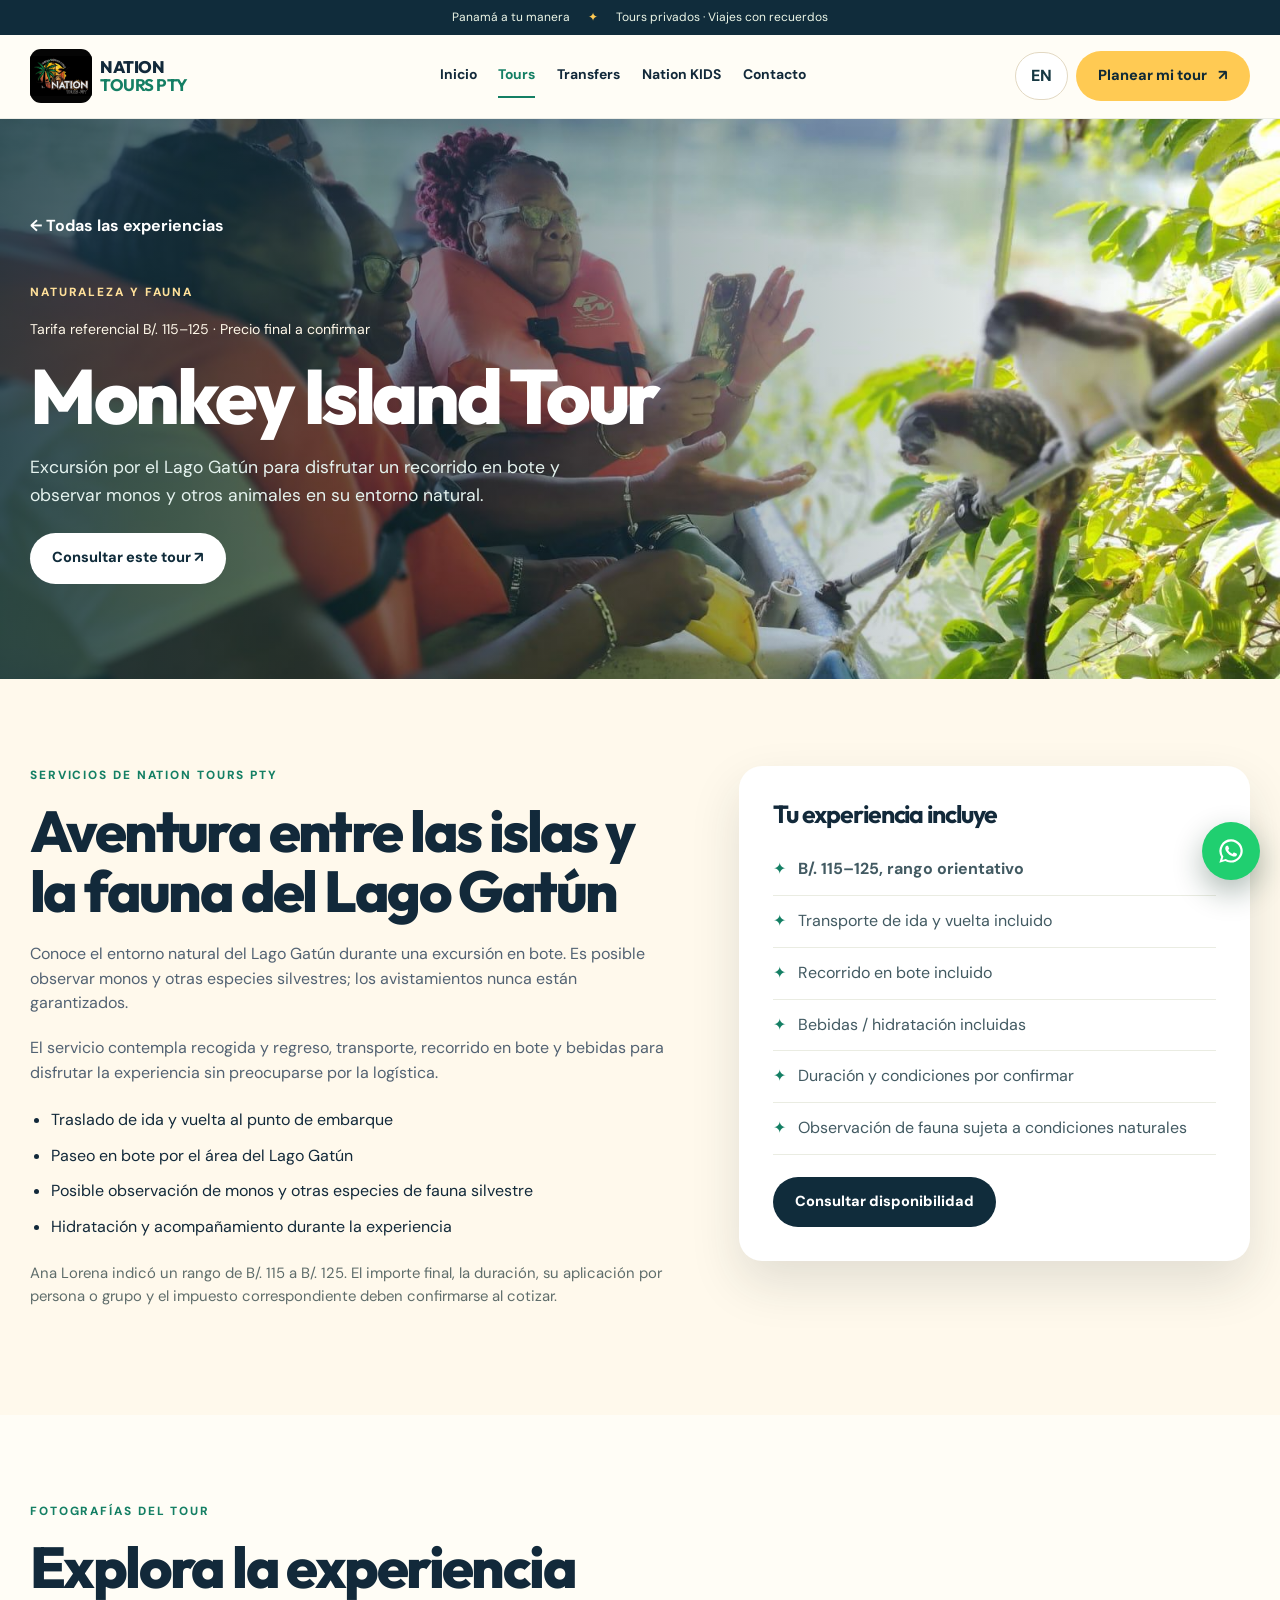
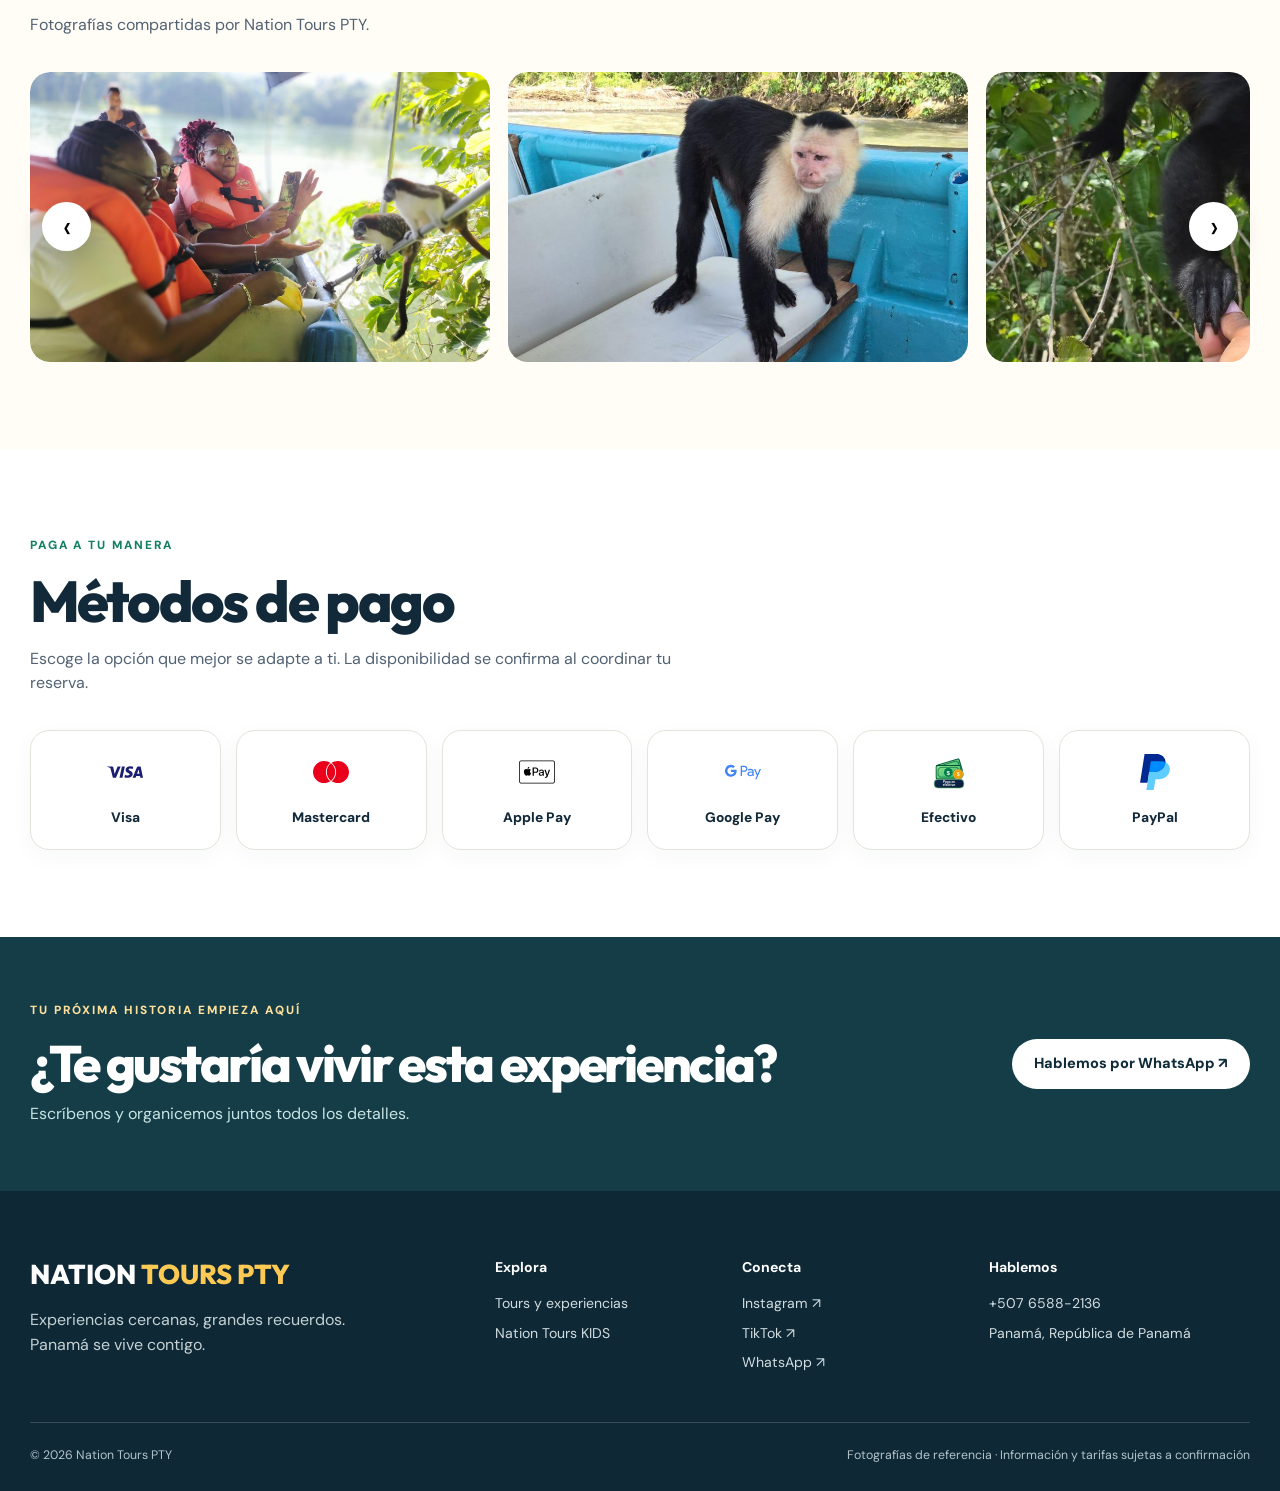
<file: monkey-island.html>
<!DOCTYPE html>

<html lang="es"><head><meta charset="utf-8"/><meta content="width=device-width,initial-scale=1" name="viewport"/><meta content="#f9f7ef" name="theme-color"/><title>Monkey Island Tour | Nation Tours PTY</title><meta content="Excursión por el Lago Gatún para disfrutar un recorrido en bote y observar monos y otros animales en su entorno natural." name="description"/><meta content="noindex,nofollow" name="robots"/><meta content="website" property="og:type"/><meta content="Nation Tours PTY" property="og:site_name"/><meta content="Monkey Island Tour | Nation Tours PTY" property="og:title"/><meta content="Excursión por el Lago Gatún para disfrutar un recorrido en bote y observar monos y otros animales en su entorno natural." property="og:description"/><link href="assets/img/favicon.svg" rel="icon" type="image/svg+xml"/><link href="https://images.unsplash.com" rel="preconnect"/><link href="assets/css/styles.css" rel="stylesheet"/></head><body><a class="skip" href="#main">Saltar al contenido</a><div class="topbar"><div class="wrap">Panamá a tu manera <span>✦</span> Tours privados · Viajes con recuerdos</div></div><header class="site-head"><div class="wrap navline"><a aria-label="Nation Tours PTY, inicio" class="brand" href="index.html"><img alt="Logo Nation Tours PTY" src="assets/img/logo-nation.jpg"/><span>NATION <b>TOURS PTY</b></span></a><nav aria-label="Principal" class="navigation" id="primaryNav"><a class="" href="index.html">Inicio</a><a class="active" href="tours.html">Tours</a><a href="transfers.html">Transfers</a><a class="" href="kids.html">Nation KIDS</a><a class="" href="contacto.html">Contacto</a></nav><div class="navright"><button aria-label="Cambiar idioma a inglés" class="lang-switch" type="button">EN</button><a class="btn btn-amber nav-cta" href="https://wa.me/50765882136?text=Hola%2C%20quiero%20consultar%20el%20Monkey%20Island%20Tour%20y%20confirmar%20disponibilidad%2C%20precio%20e%20inclusiones." rel="noopener" target="_blank">Planear mi tour <span>↗</span></a><button aria-controls="primaryNav" aria-expanded="false" class="menu-toggle" id="menuToggle" type="button">☰ <span class="sr-only">Abrir menú</span></button></div></div></header><main id="main"><section class="tour-hero"><img alt="Fotografía del tour, cargada desde su carpeta" data-tour-image="monkey-island" src="assets/img/tour-placeholder.svg"/><div class="tour-hero-overlay"><div class="wrap"><a class="back-link" href="tours.html">← Todas las experiencias</a><span class="kicker light">NATURALEZA Y FAUNA</span><span class="tour-tag">Tarifa referencial B/. 115–125 · Precio final a confirmar</span><h1>Monkey Island Tour</h1><p>Excursión por el Lago Gatún para disfrutar un recorrido en bote y observar monos y otros animales en su entorno natural.</p><a class="btn btn-white" href="https://wa.me/50765882136?text=Hola%2C%20quiero%20consultar%20el%20Monkey%20Island%20Tour%20y%20confirmar%20disponibilidad%2C%20precio%20e%20inclusiones." rel="noopener" target="_blank">Consultar este tour ↗</a></div></div></section><section class="section cream"><div class="wrap tour-detail"><div><span class="kicker">SERVICIOS DE NATION TOURS PTY</span><h2>Aventura entre las islas y la fauna del Lago Gatún</h2><p>Conoce el entorno natural del Lago Gatún durante una excursión en bote. Es posible observar monos y otras especies silvestres; los avistamientos nunca están garantizados.</p><p>El servicio contempla recogida y regreso, transporte, recorrido en bote y bebidas para disfrutar la experiencia sin preocuparse por la logística.</p><ul class="experience-list"><li>Traslado de ida y vuelta al punto de embarque</li><li>Paseo en bote por el área del Lago Gatún</li><li>Posible observación de monos y otras especies de fauna silvestre</li><li>Hidratación y acompañamiento durante la experiencia</li></ul><p class="fine-note">Ana Lorena indicó un rango de B/. 115 a B/. 125. El importe final, la duración, su aplicación por persona o grupo y el impuesto correspondiente deben confirmarse al cotizar.</p></div><div class="detail-panel"><h3>Tu experiencia incluye</h3><div class="detail-row"><span>✦</span><span><strong>B/. 115–125, rango orientativo</strong></span></div><div class="detail-row"><span>✦</span><span>Transporte de ida y vuelta incluido</span></div><div class="detail-row"><span>✦</span><span>Recorrido en bote incluido</span></div><div class="detail-row"><span>✦</span><span>Bebidas / hidratación incluidas</span></div><div class="detail-row"><span>✦</span><span>Duración y condiciones por confirmar</span></div><div class="detail-row"><span>✦</span><span>Observación de fauna sujeta a condiciones naturales</span></div><a class="btn btn-dark" href="https://wa.me/50765882136?text=Hola%2C%20quiero%20consultar%20disponibilidad%20y%20condiciones%20de%20Monkey%20Island%20Tour" rel="noopener" target="_blank">Consultar disponibilidad</a></div></div></section><section class="section light-section"><div class="wrap"><div class="section-heading"><span class="kicker">FOTOGRAFÍAS DEL TOUR</span><h2>Explora la experiencia</h2><p>Fotografías compartidas por Nation Tours PTY.</p></div><div class="slider" data-slider="" data-tour-gallery="monkey-island"><button aria-label="Foto anterior" class="slide-arrow prev" type="button">‹</button><div class="slider-track"></div><button aria-label="Foto siguiente" class="slide-arrow next" type="button">›</button></div></div></section><section class="section pay-section"><div class="wrap"><div class="section-heading"><span class="kicker">PAGA A TU MANERA</span><h2>Métodos de pago</h2><p>Escoge la opción que mejor se adapte a ti. La disponibilidad se confirma al coordinar tu reserva.</p></div><div class="payments"><div class="pay-item"><span class="pay-logo"><img width="100" height="32" alt="Visa" src="/assets/img/pagos/visa.svg"/></span><span>Visa</span></div><div class="pay-item"><span class="pay-logo"><img width="100" height="32" alt="Mastercard" src="/assets/img/pagos/mastercard.svg"/></span><span>Mastercard</span></div><div class="pay-item"><span class="pay-logo"><img width="100" height="32" alt="Apple Pay" src="/assets/img/pagos/apple-pay.svg"/></span><span>Apple Pay</span></div><div class="pay-item"><span class="pay-logo"><img width="100" height="32" alt="Google Pay" src="/assets/img/pagos/google-pay.svg"/></span><span>Google Pay</span></div><div class="pay-item"><span class="pay-logo"><img width="100" height="32" alt="Efectivo" src="/assets/img/pagos/efectivo.svg"/></span><span>Efectivo</span></div><div class="pay-item"><span class="pay-logo"><img width="100" height="32" alt="Paypal" src="/assets/img/pagos/paypal.svg"/></span><span>PayPal</span></div></div></div></section><section class="cta-strip"><div class="wrap cta-inner"><div><span class="kicker light">TU PRÓXIMA HISTORIA EMPIEZA AQUÍ</span><h2>¿Te gustaría vivir esta experiencia?</h2><p>Escríbenos y organicemos juntos todos los detalles.</p></div><a class="btn btn-white" href="https://wa.me/50765882136?text=Hola%20Nation%20Tours%20PTY%2C%20me%20interesa%20cotizar%20una%20experiencia" rel="noopener" target="_blank">Hablemos por WhatsApp ↗</a></div></section></main><footer class="site-footer"><div class="wrap footer-grid"><div><a class="footer-logo" href="index.html">NATION <span>TOURS PTY</span></a><p>Experiencias cercanas, grandes recuerdos.<br/>Panamá se vive contigo.</p></div><div><h4>Explora</h4><a href="tours.html">Tours y experiencias</a><a href="kids.html">Nation Tours KIDS</a></div><div><h4>Conecta</h4><a href="https://www.instagram.com/nationtourspty/" rel="noopener" target="_blank">Instagram ↗</a><a href="https://www.tiktok.com/@nationtourspty" rel="noopener" target="_blank">TikTok ↗</a><a href="https://wa.me/50765882136" rel="noopener" target="_blank">WhatsApp ↗</a></div><div><h4>Hablemos</h4><a href="tel:+50765882136">+507 6588-2136</a><small>Panamá, República de Panamá</small></div></div><div class="wrap footer-bottom"><span>© 2026 Nation Tours PTY</span><span>Fotografías de referencia · Información y tarifas sujetas a confirmación</span></div></footer><a aria-label="Escribir por WhatsApp" class="wa-float" href="https://wa.me/50765882136?text=Hola%2C%20quiero%20informaci%C3%B3n%20sobre%20Nation%20Tours%20PTY" rel="noopener" target="_blank"><svg fill="currentColor" height="28" viewbox="0 0 24 24" width="28"><path d="M12.04 2a9.94 9.94 0 0 0-8.5 15.1L2 22l5.05-1.48A9.95 9.95 0 1 0 12.04 2Zm0 18.1a8.1 8.1 0 0 1-4.14-1.13l-.3-.18-3 .88.88-2.9-.2-.32A8.1 8.1 0 1 1 12.04 20.1Zm4.5-6.05c-.25-.12-1.46-.72-1.69-.8-.23-.08-.39-.12-.55.12-.17.25-.63.8-.77.96-.14.16-.28.18-.53.06-.25-.13-1.04-.38-1.98-1.22-.73-.66-1.22-1.46-1.37-1.71-.14-.25-.01-.38.11-.5.11-.12.25-.28.37-.42.13-.14.17-.25.25-.41.08-.17.04-.32-.02-.44-.06-.13-.55-1.32-.75-1.8-.2-.47-.4-.4-.55-.41h-.47c-.16 0-.43.06-.66.31-.23.25-.86.85-.86 2.06 0 1.22.89 2.38 1.02 2.55.12.16 1.74 2.66 4.23 3.72.59.25 1.05.4 1.4.5.59.19 1.13.16 1.55.1.48-.06 1.46-.6 1.67-1.18.2-.57.2-1.08.14-1.18-.06-.1-.23-.16-.48-.29Z"></path></svg></a><script defer="" src="assets/js/app.js"></script><script defer src="assets/js/i18n.js"></script><script defer="True" src="assets/js/tour-images.js"></script></body></html>
</file>
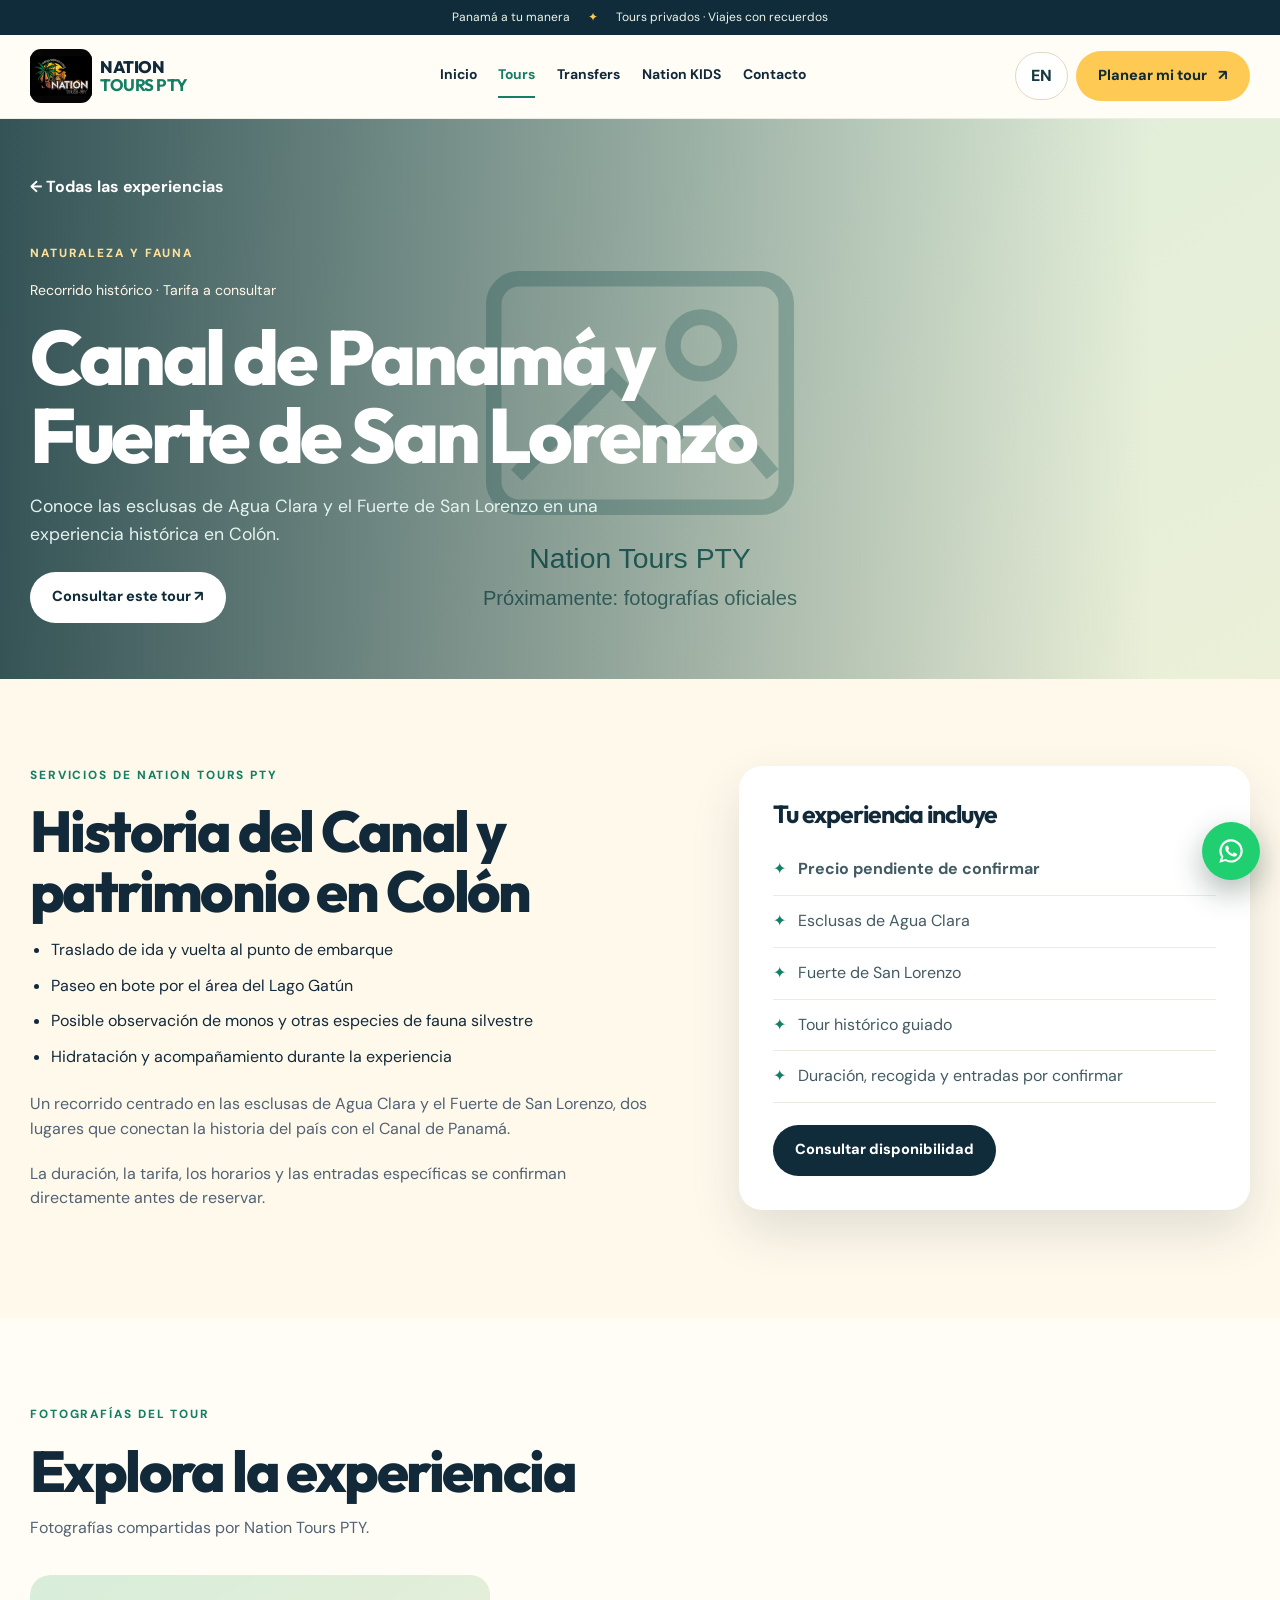
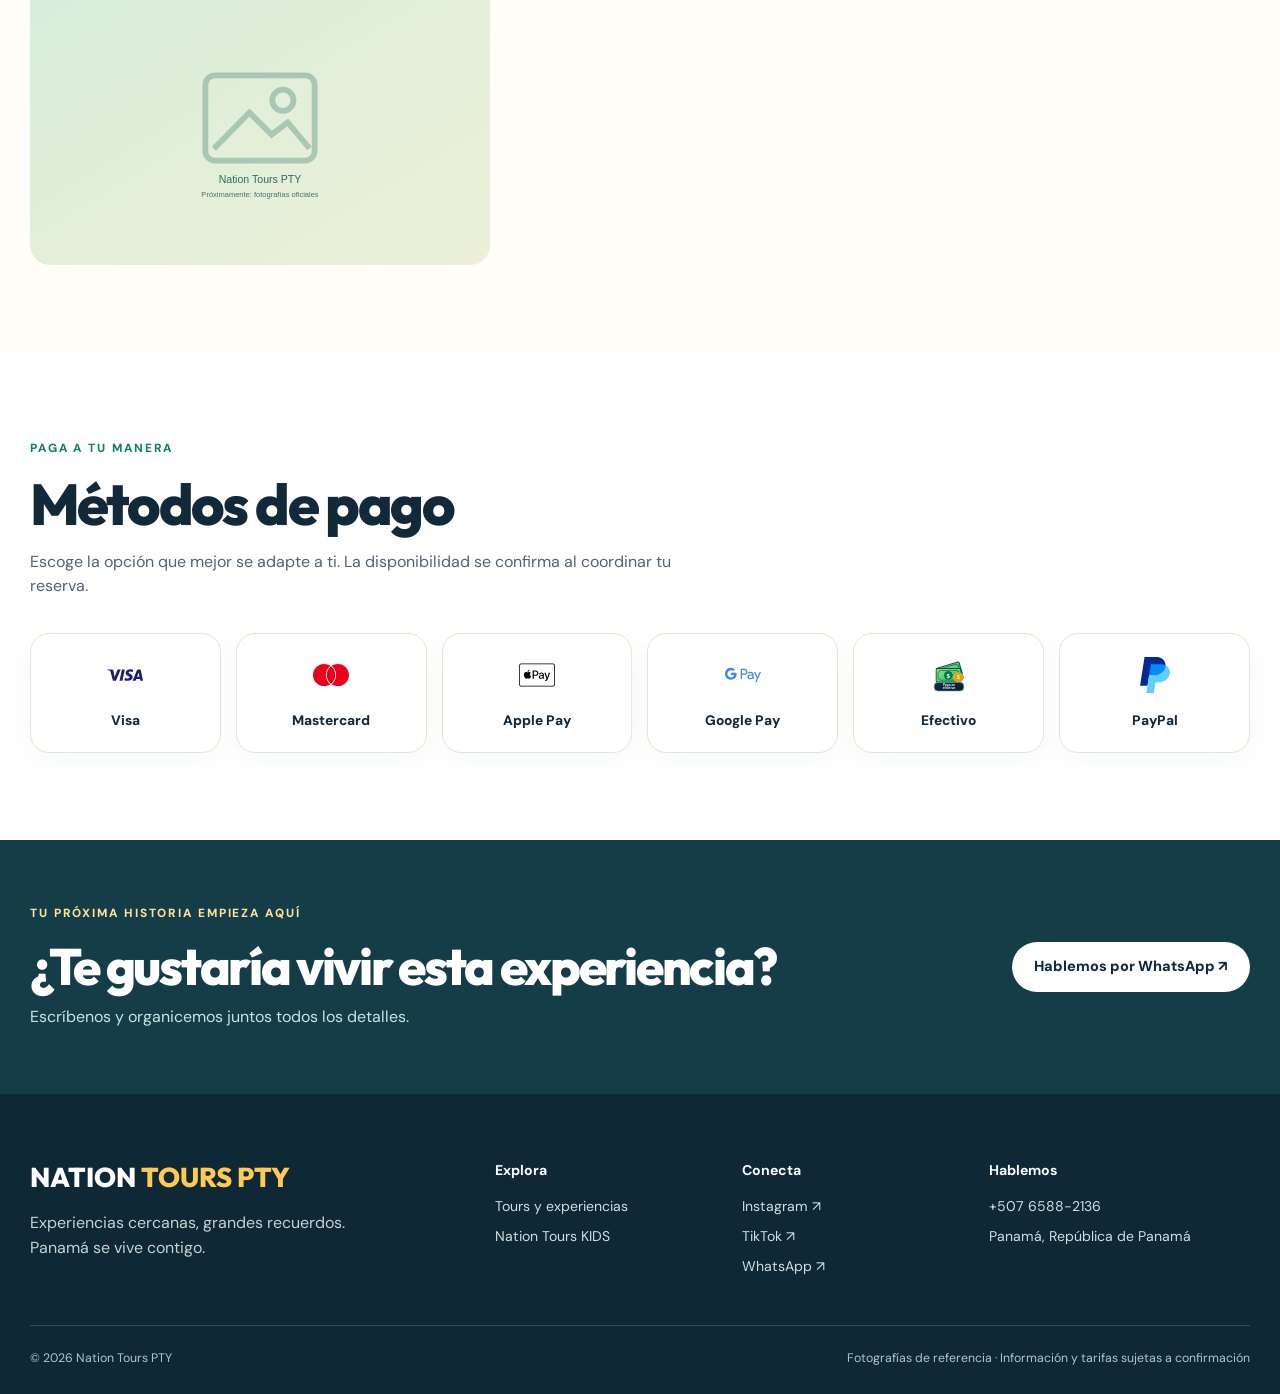
<file: san-lorenzo.html>
<!DOCTYPE html>

<html lang="es"><head><meta charset="utf-8"/><meta content="width=device-width,initial-scale=1" name="viewport"/><meta content="#f9f7ef" name="theme-color"/><title>Canal de Panamá y Fuerte de San Lorenzo | Nation Tours PTY</title><meta content="Excursión por el Lago Gatún para disfrutar un recorrido en bote y observar monos y otros animales en su entorno natural." name="description"/><meta content="noindex,nofollow" name="robots"/><meta content="website" property="og:type"/><meta content="Nation Tours PTY" property="og:site_name"/><meta content="Monkey Island Tour | Nation Tours PTY" property="og:title"/><meta content="Excursión por el Lago Gatún para disfrutar un recorrido en bote y observar monos y otros animales en su entorno natural." property="og:description"/><link href="assets/img/favicon.svg" rel="icon" type="image/svg+xml"/><link href="https://images.unsplash.com" rel="preconnect"/><link href="assets/css/styles.css" rel="stylesheet"/></head><body><a class="skip" href="#main">Saltar al contenido</a><div class="topbar"><div class="wrap">Panamá a tu manera <span>✦</span> Tours privados · Viajes con recuerdos</div></div><header class="site-head"><div class="wrap navline"><a aria-label="Nation Tours PTY, inicio" class="brand" href="index.html"><img alt="Logo Nation Tours PTY" src="assets/img/logo-nation.jpg"/><span>NATION <b>TOURS PTY</b></span></a><nav aria-label="Principal" class="navigation" id="primaryNav"><a class="" href="index.html">Inicio</a><a class="active" href="tours.html">Tours</a><a href="transfers.html">Transfers</a><a class="" href="kids.html">Nation KIDS</a><a class="" href="contacto.html">Contacto</a></nav><div class="navright"><button aria-label="Cambiar idioma a inglés" class="lang-switch" type="button">EN</button><a class="btn btn-amber nav-cta" href="https://wa.me/50765882136?text=Hola%2C%20quiero%20consultar%20el%20tour%20de%20Canal%20y%20Fuerte%20de%20San%20Lorenzo" rel="noopener" target="_blank">Planear mi tour <span>↗</span></a><button aria-controls="primaryNav" aria-expanded="false" class="menu-toggle" id="menuToggle" type="button">☰ <span class="sr-only">Abrir menú</span></button></div></div></header><main id="main"><section class="tour-hero"><img alt="Fotografía del tour, cargada desde su carpeta" data-tour-image="san-lorenzo" src="assets/img/tour-placeholder.svg"/><div class="tour-hero-overlay"><div class="wrap"><a class="back-link" href="tours.html">← Todas las experiencias</a><span class="kicker light">NATURALEZA Y FAUNA</span><span class="tour-tag">Recorrido histórico · Tarifa a consultar</span><h1>Canal de Panamá y Fuerte de San Lorenzo</h1><p>Conoce las esclusas de Agua Clara y el Fuerte de San Lorenzo en una experiencia histórica en Colón.</p><a class="btn btn-white" href="https://wa.me/50765882136?text=Hola%2C%20quiero%20consultar%20el%20tour%20de%20Canal%20y%20Fuerte%20de%20San%20Lorenzo" rel="noopener" target="_blank">Consultar este tour ↗</a></div></div></section><section class="section cream"><div class="wrap tour-detail"><div><span class="kicker">SERVICIOS DE NATION TOURS PTY</span><h2>Historia del Canal y patrimonio en Colón</h2><ul class="experience-list"><li>Traslado de ida y vuelta al punto de embarque</li><li>Paseo en bote por el área del Lago Gatún</li><li>Posible observación de monos y otras especies de fauna silvestre</li><li>Hidratación y acompañamiento durante la experiencia</li></ul><p>Un recorrido centrado en las esclusas de Agua Clara y el Fuerte de San Lorenzo, dos lugares que conectan la historia del país con el Canal de Panamá.</p><p>La duración, la tarifa, los horarios y las entradas específicas se confirman directamente antes de reservar.</p></div><div class="detail-panel"><h3>Tu experiencia incluye</h3><div class="detail-row"><span>✦</span><span><strong>Precio pendiente de confirmar</strong></span></div><div class="detail-row"><span>✦</span><span>Esclusas de Agua Clara</span></div><div class="detail-row"><span>✦</span><span>Fuerte de San Lorenzo</span></div><div class="detail-row"><span>✦</span><span>Tour histórico guiado</span></div><div class="detail-row"><span>✦</span><span>Duración, recogida y entradas por confirmar</span></div><a class="btn btn-dark" href="https://wa.me/50765882136?text=Hola%2C%20quiero%20consultar%20el%20tour%20de%20Canal%20y%20Fuerte%20de%20San%20Lorenzo" rel="noopener" target="_blank">Consultar disponibilidad</a></div></div></section><section class="section light-section"><div class="wrap"><div class="section-heading"><span class="kicker">FOTOGRAFÍAS DEL TOUR</span><h2>Explora la experiencia</h2><p>Fotografías compartidas por Nation Tours PTY.</p></div><div class="slider" data-slider="" data-tour-gallery="san-lorenzo"><button aria-label="Foto anterior" class="slide-arrow prev" type="button">‹</button><div class="slider-track"></div><button aria-label="Foto siguiente" class="slide-arrow next" type="button">›</button></div></div></section><section class="section pay-section"><div class="wrap"><div class="section-heading"><span class="kicker">PAGA A TU MANERA</span><h2>Métodos de pago</h2><p>Escoge la opción que mejor se adapte a ti. La disponibilidad se confirma al coordinar tu reserva.</p></div><div class="payments"><div class="pay-item"><span class="pay-logo"><img width="100" height="32" alt="Visa" src="/assets/img/pagos/visa.svg"/></span><span>Visa</span></div><div class="pay-item"><span class="pay-logo"><img width="100" height="32" alt="Mastercard" src="/assets/img/pagos/mastercard.svg"/></span><span>Mastercard</span></div><div class="pay-item"><span class="pay-logo"><img width="100" height="32" alt="Apple Pay" src="/assets/img/pagos/apple-pay.svg"/></span><span>Apple Pay</span></div><div class="pay-item"><span class="pay-logo"><img width="100" height="32" alt="Google Pay" src="/assets/img/pagos/google-pay.svg"/></span><span>Google Pay</span></div><div class="pay-item"><span class="pay-logo"><img width="100" height="32" alt="Efectivo" src="/assets/img/pagos/efectivo.svg"/></span><span>Efectivo</span></div><div class="pay-item"><span class="pay-logo"><img width="100" height="32" alt="Paypal" src="/assets/img/pagos/paypal.svg"/></span><span>PayPal</span></div></div></div></section><section class="cta-strip"><div class="wrap cta-inner"><div><span class="kicker light">TU PRÓXIMA HISTORIA EMPIEZA AQUÍ</span><h2>¿Te gustaría vivir esta experiencia?</h2><p>Escríbenos y organicemos juntos todos los detalles.</p></div><a class="btn btn-white" href="https://wa.me/50765882136?text=Hola%2C%20quiero%20consultar%20el%20tour%20de%20Canal%20y%20Fuerte%20de%20San%20Lorenzo" rel="noopener" target="_blank">Hablemos por WhatsApp ↗</a></div></section></main><footer class="site-footer"><div class="wrap footer-grid"><div><a class="footer-logo" href="index.html">NATION <span>TOURS PTY</span></a><p>Experiencias cercanas, grandes recuerdos.<br/>Panamá se vive contigo.</p></div><div><h4>Explora</h4><a href="tours.html">Tours y experiencias</a><a href="kids.html">Nation Tours KIDS</a></div><div><h4>Conecta</h4><a href="https://www.instagram.com/nationtourspty/" rel="noopener" target="_blank">Instagram ↗</a><a href="https://www.tiktok.com/@nationtourspty" rel="noopener" target="_blank">TikTok ↗</a><a href="https://wa.me/50765882136" rel="noopener" target="_blank">WhatsApp ↗</a></div><div><h4>Hablemos</h4><a href="tel:+50765882136">+507 6588-2136</a><small>Panamá, República de Panamá</small></div></div><div class="wrap footer-bottom"><span>© 2026 Nation Tours PTY</span><span>Fotografías de referencia · Información y tarifas sujetas a confirmación</span></div></footer><a aria-label="Escribir por WhatsApp" class="wa-float" href="https://wa.me/50765882136?text=Hola%2C%20quiero%20consultar%20el%20tour%20de%20Canal%20y%20Fuerte%20de%20San%20Lorenzo" rel="noopener" target="_blank"><svg fill="currentColor" height="28" viewbox="0 0 24 24" width="28"><path d="M12.04 2a9.94 9.94 0 0 0-8.5 15.1L2 22l5.05-1.48A9.95 9.95 0 1 0 12.04 2Zm0 18.1a8.1 8.1 0 0 1-4.14-1.13l-.3-.18-3 .88.88-2.9-.2-.32A8.1 8.1 0 1 1 12.04 20.1Zm4.5-6.05c-.25-.12-1.46-.72-1.69-.8-.23-.08-.39-.12-.55.12-.17.25-.63.8-.77.96-.14.16-.28.18-.53.06-.25-.13-1.04-.38-1.98-1.22-.73-.66-1.22-1.46-1.37-1.71-.14-.25-.01-.38.11-.5.11-.12.25-.28.37-.42.13-.14.17-.25.25-.41.08-.17.04-.32-.02-.44-.06-.13-.55-1.32-.75-1.8-.2-.47-.4-.4-.55-.41h-.47c-.16 0-.43.06-.66.31-.23.25-.86.85-.86 2.06 0 1.22.89 2.38 1.02 2.55.12.16 1.74 2.66 4.23 3.72.59.25 1.05.4 1.4.5.59.19 1.13.16 1.55.1.48-.06 1.46-.6 1.67-1.18.2-.57.2-1.08.14-1.18-.06-.1-.23-.16-.48-.29Z"></path></svg></a><script defer="" src="assets/js/app.js"></script><script defer src="assets/js/i18n.js"></script><script defer="True" src="assets/js/tour-images.js"></script></body></html>
</file>
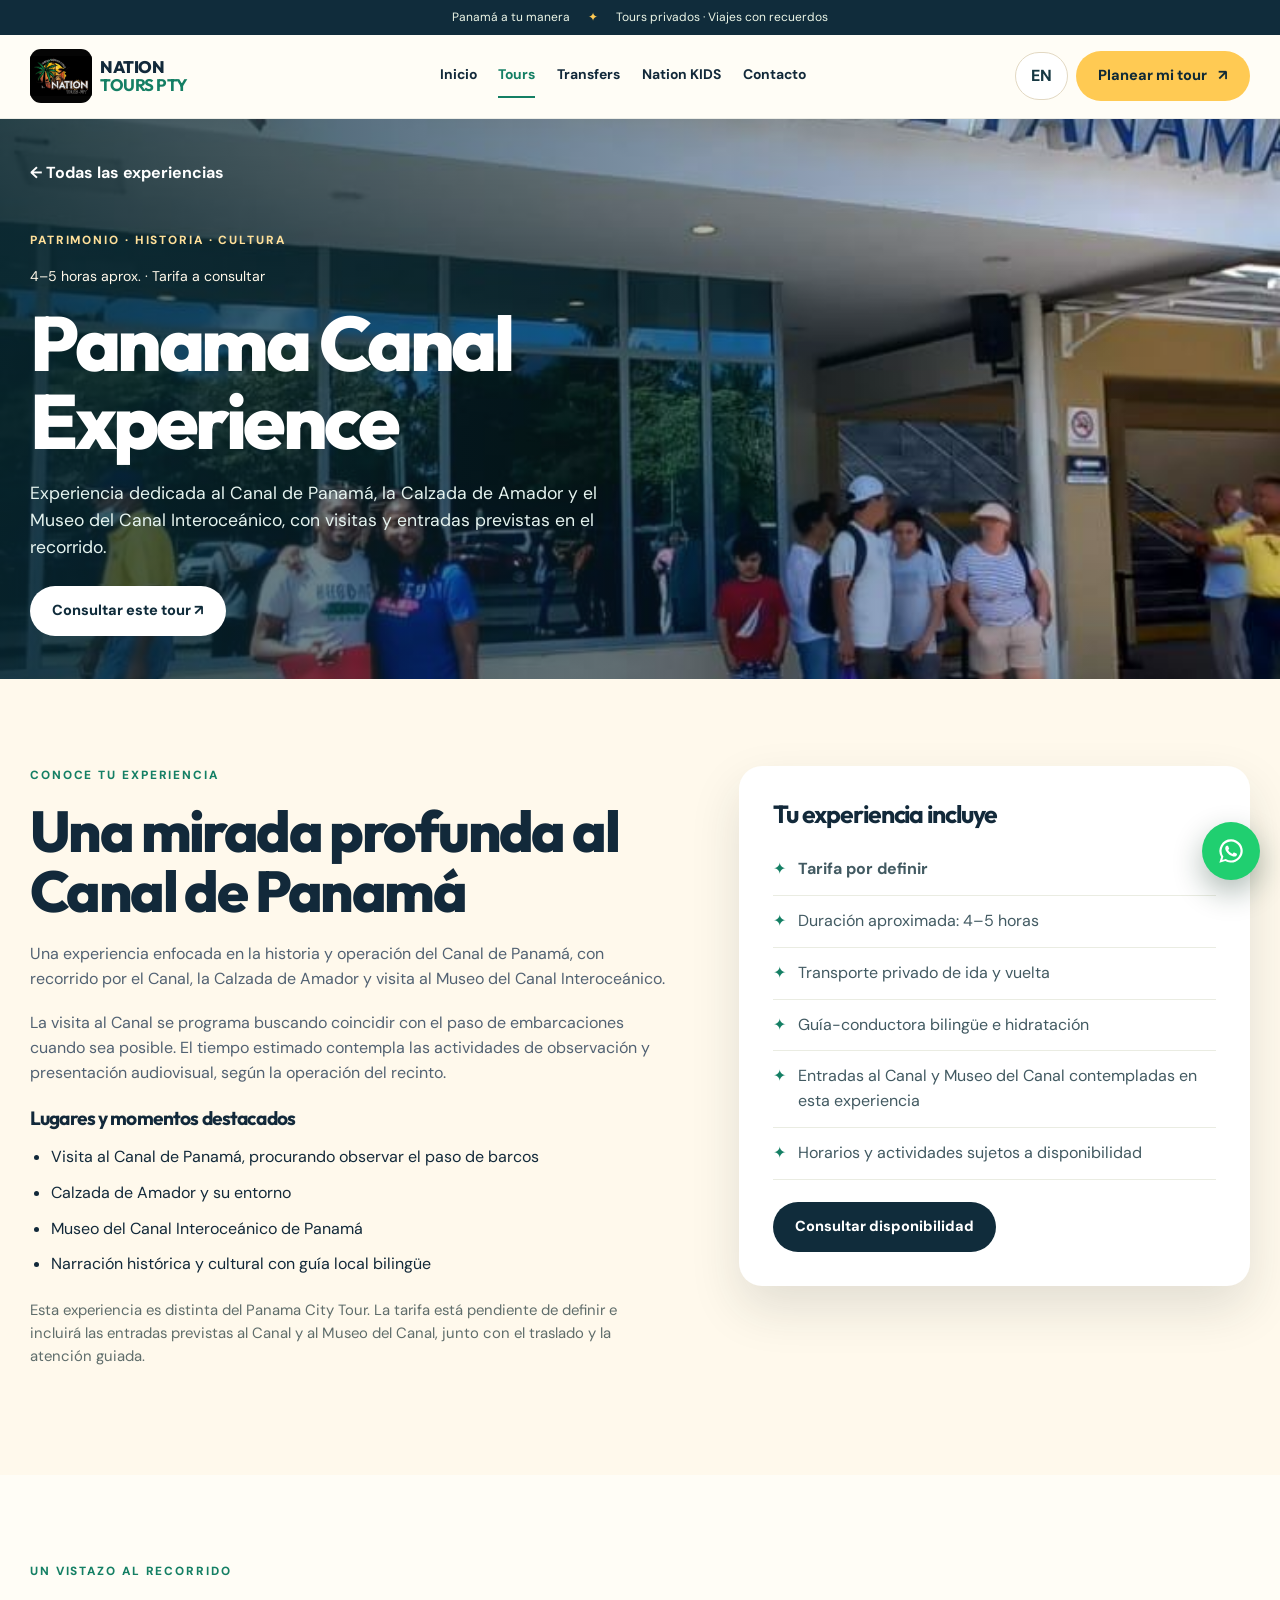
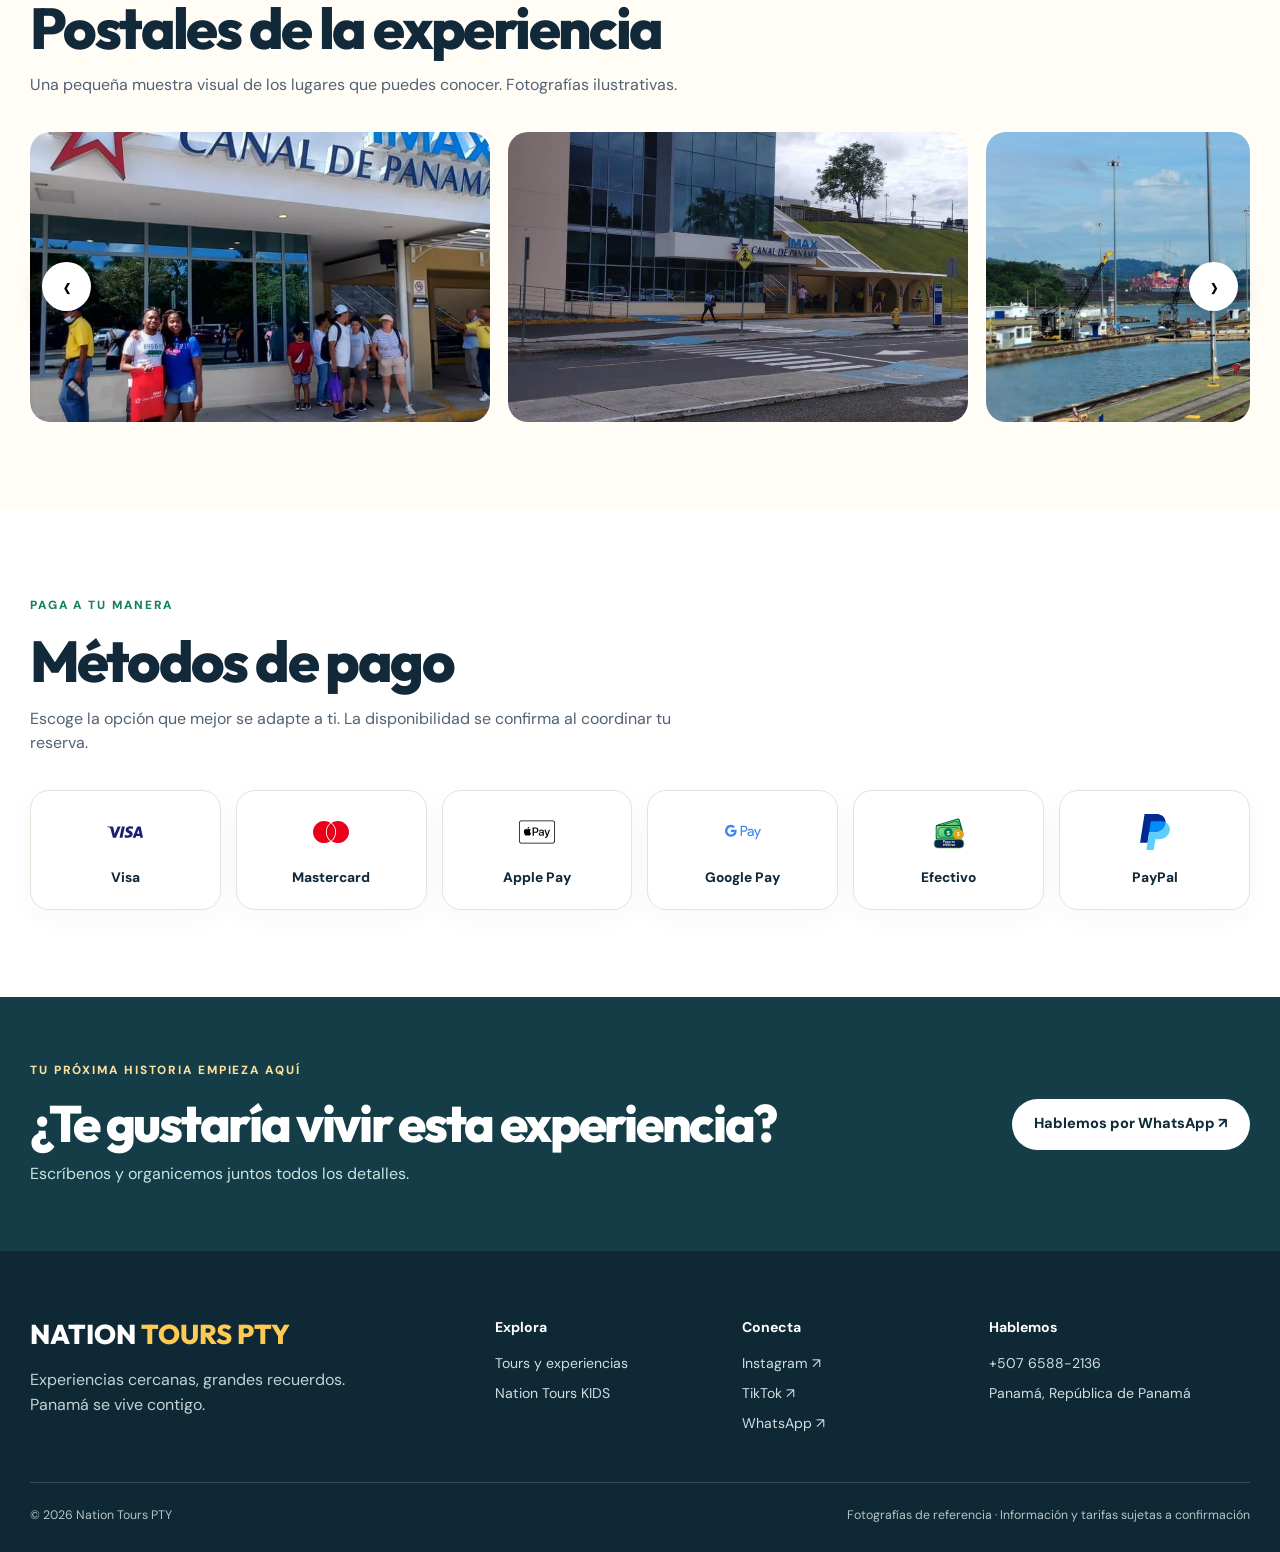
<file: tour-canal.html>
<!DOCTYPE html>

<html lang="es"><head><meta charset="utf-8"/><meta content="width=device-width,initial-scale=1" name="viewport"/><meta content="#f9f7ef" name="theme-color"/><title>Panama Canal Experience | Nation Tours PTY</title><meta content="Experiencia dedicada al Canal de Panamá, la Calzada de Amador y el Museo del Canal Interoceánico, con visitas y entradas previstas en el recorrido." name="description"/><meta content="noindex,nofollow" name="robots"/><meta content="website" property="og:type"/><meta content="Nation Tours PTY" property="og:site_name"/><meta content="Panama Canal Experience | Nation Tours PTY" property="og:title"/><meta content="Experiencia dedicada al Canal de Panamá, la Calzada de Amador y el Museo del Canal Interoceánico, con visitas y entradas previstas en el recorrido." property="og:description"/><link href="assets/img/favicon.svg" rel="icon" type="image/svg+xml"/><link href="https://images.unsplash.com" rel="preconnect"/><link href="assets/css/styles.css" rel="stylesheet"/></head><body><a class="skip" href="#main">Saltar al contenido</a><div class="topbar"><div class="wrap">Panamá a tu manera <span>✦</span> Tours privados · Viajes con recuerdos</div></div><header class="site-head"><div class="wrap navline"><a aria-label="Nation Tours PTY, inicio" class="brand" href="index.html"><img alt="Logo Nation Tours PTY" src="assets/img/logo-nation.jpg"/><span>NATION <b>TOURS PTY</b></span></a><nav aria-label="Principal" class="navigation" id="primaryNav"><a class="" href="index.html">Inicio</a><a class="active" href="tours.html">Tours</a><a href="transfers.html">Transfers</a><a class="" href="kids.html">Nation KIDS</a><a class="" href="contacto.html">Contacto</a></nav><div class="navright"><button aria-label="Cambiar idioma a inglés" class="lang-switch" type="button">EN</button><a class="btn btn-amber nav-cta" href="https://wa.me/50765882136?text=Hola%2C%20quiero%20consultar%20el%20Panama%20Canal%20Experience%20y%20confirmar%20disponibilidad%2C%20precio%20e%20inclusiones." rel="noopener" target="_blank">Planear mi tour <span>↗</span></a><button aria-controls="primaryNav" aria-expanded="false" class="menu-toggle" id="menuToggle" type="button">☰ <span class="sr-only">Abrir menú</span></button></div></div></header><main id="main"><section class="tour-hero"><img alt="Fotografía del tour, cargada desde su carpeta" data-tour-image="panama-canal" src="assets/img/tour-placeholder.svg"/><div class="tour-hero-overlay"><div class="wrap"><a class="back-link" href="tours.html">← Todas las experiencias</a><span class="kicker light">PATRIMONIO · HISTORIA · CULTURA</span><span class="tour-tag">4–5 horas aprox. · Tarifa a consultar</span><h1>Panama Canal Experience</h1><p>Experiencia dedicada al Canal de Panamá, la Calzada de Amador y el Museo del Canal Interoceánico, con visitas y entradas previstas en el recorrido.</p><a class="btn btn-white" href="https://wa.me/50765882136?text=Hola%2C%20quiero%20consultar%20el%20Panama%20Canal%20Experience%20y%20confirmar%20disponibilidad%2C%20precio%20e%20inclusiones." rel="noopener" target="_blank">Consultar este tour ↗</a></div></div></section><section class="section cream"><div class="wrap tour-detail"><div><span class="kicker">CONOCE TU EXPERIENCIA</span><h2>Una mirada profunda al Canal de Panamá</h2><p>Una experiencia enfocada en la historia y operación del Canal de Panamá, con recorrido por el Canal, la Calzada de Amador y visita al Museo del Canal Interoceánico.</p><p>La visita al Canal se programa buscando coincidir con el paso de embarcaciones cuando sea posible. El tiempo estimado contempla las actividades de observación y presentación audiovisual, según la operación del recinto.</p><h3 class="subheading">Lugares y momentos destacados</h3><ul class="experience-list"><li>Visita al Canal de Panamá, procurando observar el paso de barcos</li><li>Calzada de Amador y su entorno</li><li>Museo del Canal Interoceánico de Panamá</li><li>Narración histórica y cultural con guía local bilingüe</li></ul><p class="fine-note">Esta experiencia es distinta del Panama City Tour. La tarifa está pendiente de definir e incluirá las entradas previstas al Canal y al Museo del Canal, junto con el traslado y la atención guiada.</p></div><div class="detail-panel"><h3>Tu experiencia incluye</h3><div class="detail-row"><span>✦</span><span><strong>Tarifa por definir</strong></span></div><div class="detail-row"><span>✦</span><span>Duración aproximada: 4–5 horas</span></div><div class="detail-row"><span>✦</span><span>Transporte privado de ida y vuelta</span></div><div class="detail-row"><span>✦</span><span>Guía-conductora bilingüe e hidratación</span></div><div class="detail-row"><span>✦</span><span>Entradas al Canal y Museo del Canal contempladas en esta experiencia</span></div><div class="detail-row"><span>✦</span><span>Horarios y actividades sujetos a disponibilidad</span></div><a class="btn btn-dark" href="https://wa.me/50765882136?text=Hola%2C%20quiero%20consultar%20disponibilidad%20y%20condiciones%20de%20Panama%20Canal%20Experience" rel="noopener" target="_blank">Consultar disponibilidad</a></div></div></section><section class="section light-section"><div class="wrap"><div class="section-heading"><span class="kicker">UN VISTAZO AL RECORRIDO</span><h2>Postales de la experiencia</h2><p>Una pequeña muestra visual de los lugares que puedes conocer. Fotografías ilustrativas.</p></div><div class="slider" data-slider="" data-tour-gallery="panama-canal"><button aria-label="Foto anterior" class="slide-arrow prev" type="button">‹</button><div class="slider-track"></div><button aria-label="Foto siguiente" class="slide-arrow next" type="button">›</button></div></div></section><section class="section pay-section"><div class="wrap"><div class="section-heading"><span class="kicker">PAGA A TU MANERA</span><h2>Métodos de pago</h2><p>Escoge la opción que mejor se adapte a ti. La disponibilidad se confirma al coordinar tu reserva.</p></div><div class="payments"><div class="pay-item"><span class="pay-logo"><img width="100" height="32" alt="Visa" src="/assets/img/pagos/visa.svg"/></span><span>Visa</span></div><div class="pay-item"><span class="pay-logo"><img width="100" height="32" alt="Mastercard" src="/assets/img/pagos/mastercard.svg"/></span><span>Mastercard</span></div><div class="pay-item"><span class="pay-logo"><img width="100" height="32" alt="Apple Pay" src="/assets/img/pagos/apple-pay.svg"/></span><span>Apple Pay</span></div><div class="pay-item"><span class="pay-logo"><img width="100" height="32" alt="Google Pay" src="/assets/img/pagos/google-pay.svg"/></span><span>Google Pay</span></div><div class="pay-item"><span class="pay-logo"><img width="100" height="32" alt="Efectivo" src="/assets/img/pagos/efectivo.svg"/></span><span>Efectivo</span></div><div class="pay-item"><span class="pay-logo"><img width="100" height="32" alt="Paypal" src="/assets/img/pagos/paypal.svg"/></span><span>PayPal</span></div></div></div></section><section class="cta-strip"><div class="wrap cta-inner"><div><span class="kicker light">TU PRÓXIMA HISTORIA EMPIEZA AQUÍ</span><h2>¿Te gustaría vivir esta experiencia?</h2><p>Escríbenos y organicemos juntos todos los detalles.</p></div><a class="btn btn-white" href="https://wa.me/50765882136?text=Hola%20Nation%20Tours%20PTY%2C%20me%20interesa%20cotizar%20una%20experiencia" rel="noopener" target="_blank">Hablemos por WhatsApp ↗</a></div></section></main><footer class="site-footer"><div class="wrap footer-grid"><div><a class="footer-logo" href="index.html">NATION <span>TOURS PTY</span></a><p>Experiencias cercanas, grandes recuerdos.<br/>Panamá se vive contigo.</p></div><div><h4>Explora</h4><a href="tours.html">Tours y experiencias</a><a href="kids.html">Nation Tours KIDS</a></div><div><h4>Conecta</h4><a href="https://www.instagram.com/nationtourspty/" rel="noopener" target="_blank">Instagram ↗</a><a href="https://www.tiktok.com/@nationtourspty" rel="noopener" target="_blank">TikTok ↗</a><a href="https://wa.me/50765882136" rel="noopener" target="_blank">WhatsApp ↗</a></div><div><h4>Hablemos</h4><a href="tel:+50765882136">+507 6588-2136</a><small>Panamá, República de Panamá</small></div></div><div class="wrap footer-bottom"><span>© 2026 Nation Tours PTY</span><span>Fotografías de referencia · Información y tarifas sujetas a confirmación</span></div></footer><a aria-label="Escribir por WhatsApp" class="wa-float" href="https://wa.me/50765882136?text=Hola%2C%20quiero%20informaci%C3%B3n%20sobre%20Nation%20Tours%20PTY" rel="noopener" target="_blank"><svg fill="currentColor" height="28" viewbox="0 0 24 24" width="28"><path d="M12.04 2a9.94 9.94 0 0 0-8.5 15.1L2 22l5.05-1.48A9.95 9.95 0 1 0 12.04 2Zm0 18.1a8.1 8.1 0 0 1-4.14-1.13l-.3-.18-3 .88.88-2.9-.2-.32A8.1 8.1 0 1 1 12.04 20.1Zm4.5-6.05c-.25-.12-1.46-.72-1.69-.8-.23-.08-.39-.12-.55.12-.17.25-.63.8-.77.96-.14.16-.28.18-.53.06-.25-.13-1.04-.38-1.98-1.22-.73-.66-1.22-1.46-1.37-1.71-.14-.25-.01-.38.11-.5.11-.12.25-.28.37-.42.13-.14.17-.25.25-.41.08-.17.04-.32-.02-.44-.06-.13-.55-1.32-.75-1.8-.2-.47-.4-.4-.55-.41h-.47c-.16 0-.43.06-.66.31-.23.25-.86.85-.86 2.06 0 1.22.89 2.38 1.02 2.55.12.16 1.74 2.66 4.23 3.72.59.25 1.05.4 1.4.5.59.19 1.13.16 1.55.1.48-.06 1.46-.6 1.67-1.18.2-.57.2-1.08.14-1.18-.06-.1-.23-.16-.48-.29Z"></path></svg></a><script defer="" src="assets/js/app.js"></script><script defer src="assets/js/i18n.js"></script><script defer="True" src="assets/js/tour-images.js"></script></body></html>
</file>
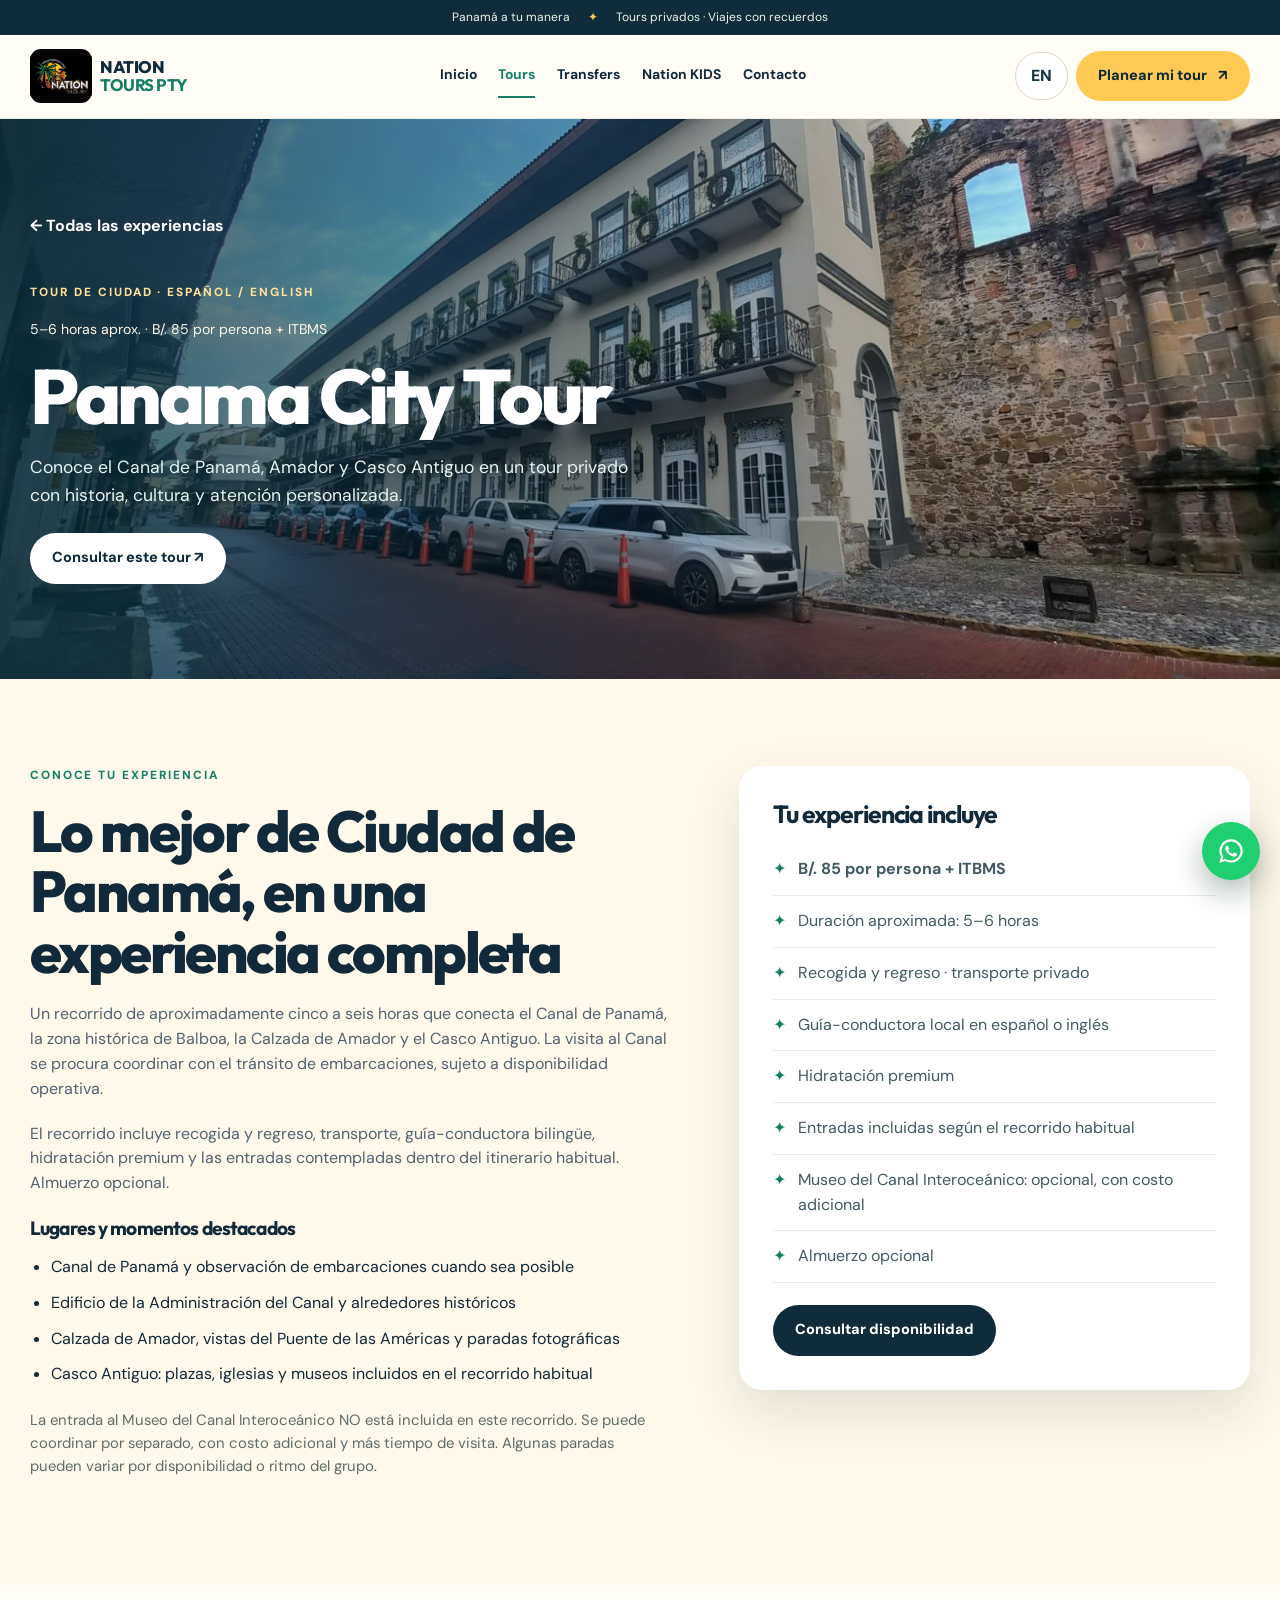
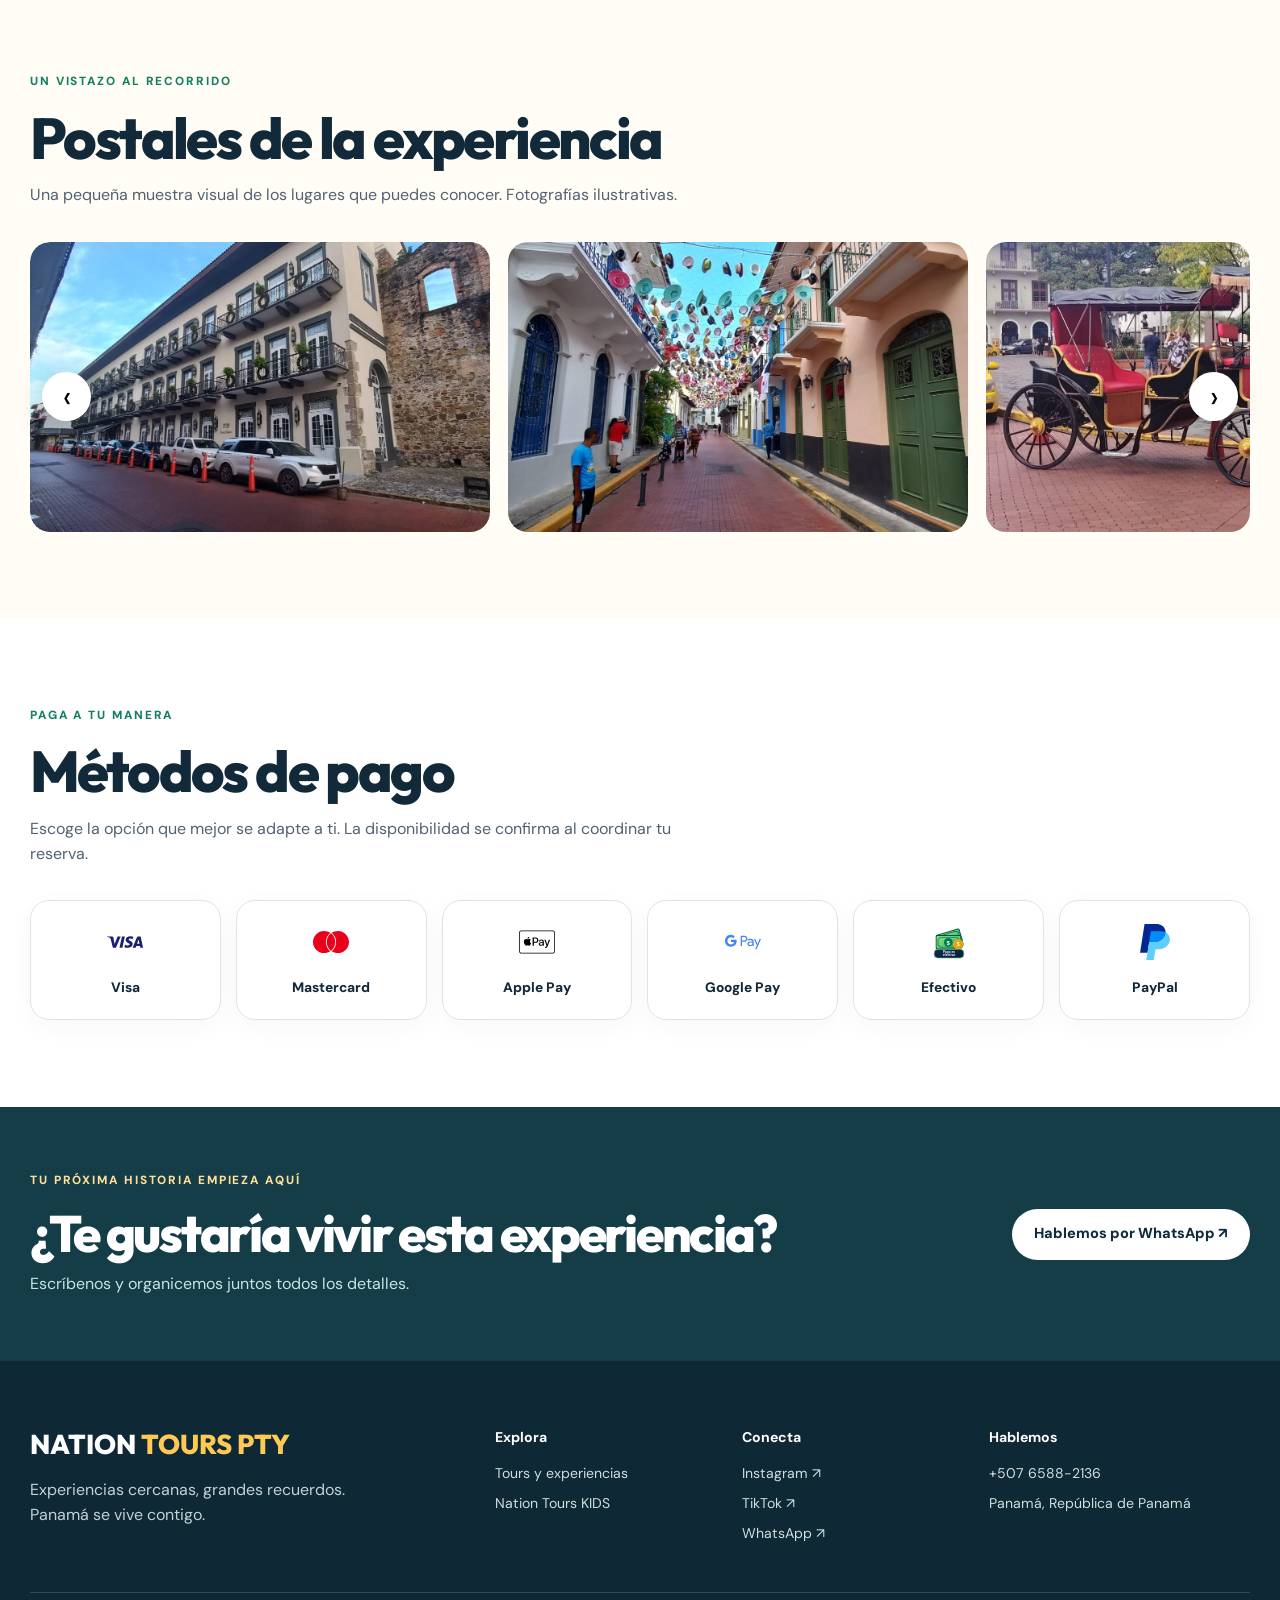
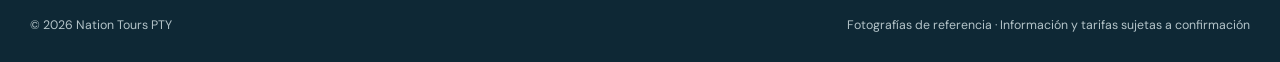
<file: tour-ciudad.html>
<!DOCTYPE html>

<html lang="es"><head><meta charset="utf-8"/><meta content="width=device-width,initial-scale=1" name="viewport"/><meta content="#f9f7ef" name="theme-color"/><title>Panama City Tour | Nation Tours PTY</title><meta content="Conoce el Canal de Panamá, Amador y Casco Antiguo en un tour privado con historia, cultura y atención personalizada." name="description"/><meta content="noindex,nofollow" name="robots"/><meta content="website" property="og:type"/><meta content="Nation Tours PTY" property="og:site_name"/><meta content="Panama City Tour | Nation Tours PTY" property="og:title"/><meta content="Conoce el Canal de Panamá, Amador y Casco Antiguo en un tour privado con historia, cultura y atención personalizada." property="og:description"/><link href="assets/img/favicon.svg" rel="icon" type="image/svg+xml"/><link href="https://images.unsplash.com" rel="preconnect"/><link href="assets/css/styles.css" rel="stylesheet"/></head><body><a class="skip" href="#main">Saltar al contenido</a><div class="topbar"><div class="wrap">Panamá a tu manera <span>✦</span> Tours privados · Viajes con recuerdos</div></div><header class="site-head"><div class="wrap navline"><a aria-label="Nation Tours PTY, inicio" class="brand" href="index.html"><img alt="Logo Nation Tours PTY" src="assets/img/logo-nation.jpg"/><span>NATION <b>TOURS PTY</b></span></a><nav aria-label="Principal" class="navigation" id="primaryNav"><a class="" href="index.html">Inicio</a><a class="active" href="tours.html">Tours</a><a href="transfers.html">Transfers</a><a class="" href="kids.html">Nation KIDS</a><a class="" href="contacto.html">Contacto</a></nav><div class="navright"><button aria-label="Cambiar idioma a inglés" class="lang-switch" type="button">EN</button><a class="btn btn-amber nav-cta" href="https://wa.me/50765882136?text=Hola%2C%20quiero%20consultar%20el%20Panama%20City%20Tour%20y%20confirmar%20disponibilidad%2C%20precio%20e%20inclusiones." rel="noopener" target="_blank">Planear mi tour <span>↗</span></a><button aria-controls="primaryNav" aria-expanded="false" class="menu-toggle" id="menuToggle" type="button">☰ <span class="sr-only">Abrir menú</span></button></div></div></header><main id="main"><section class="tour-hero"><img alt="Fotografía del tour, cargada desde su carpeta" data-tour-image="panama-city" src="assets/img/tour-placeholder.svg"/><div class="tour-hero-overlay"><div class="wrap"><a class="back-link" href="tours.html">← Todas las experiencias</a><span class="kicker light">TOUR DE CIUDAD · ESPAÑOL / ENGLISH</span><span class="tour-tag">5–6 horas aprox. · B/. 85 por persona + ITBMS</span><h1>Panama City Tour</h1><p>Conoce el Canal de Panamá, Amador y Casco Antiguo en un tour privado con historia, cultura y atención personalizada.</p><a class="btn btn-white" href="https://wa.me/50765882136?text=Hola%2C%20quiero%20consultar%20el%20Panama%20City%20Tour%20y%20confirmar%20disponibilidad%2C%20precio%20e%20inclusiones." rel="noopener" target="_blank">Consultar este tour ↗</a></div></div></section><section class="section cream"><div class="wrap tour-detail"><div><span class="kicker">CONOCE TU EXPERIENCIA</span><h2>Lo mejor de Ciudad de Panamá, en una experiencia completa</h2><p>Un recorrido de aproximadamente cinco a seis horas que conecta el Canal de Panamá, la zona histórica de Balboa, la Calzada de Amador y el Casco Antiguo. La visita al Canal se procura coordinar con el tránsito de embarcaciones, sujeto a disponibilidad operativa.</p><p>El recorrido incluye recogida y regreso, transporte, guía-conductora bilingüe, hidratación premium y las entradas contempladas dentro del itinerario habitual. Almuerzo opcional.</p><h3 class="subheading">Lugares y momentos destacados</h3><ul class="experience-list"><li>Canal de Panamá y observación de embarcaciones cuando sea posible</li><li>Edificio de la Administración del Canal y alrededores históricos</li><li>Calzada de Amador, vistas del Puente de las Américas y paradas fotográficas</li><li>Casco Antiguo: plazas, iglesias y museos incluidos en el recorrido habitual</li></ul><p class="fine-note">La entrada al Museo del Canal Interoceánico NO está incluida en este recorrido. Se puede coordinar por separado, con costo adicional y más tiempo de visita. Algunas paradas pueden variar por disponibilidad o ritmo del grupo.</p></div><div class="detail-panel"><h3>Tu experiencia incluye</h3><div class="detail-row"><span>✦</span><span><strong>B/. 85 por persona + ITBMS</strong></span></div><div class="detail-row"><span>✦</span><span>Duración aproximada: 5–6 horas</span></div><div class="detail-row"><span>✦</span><span>Recogida y regreso · transporte privado</span></div><div class="detail-row"><span>✦</span><span>Guía-conductora local en español o inglés</span></div><div class="detail-row"><span>✦</span><span>Hidratación premium</span></div><div class="detail-row"><span>✦</span><span>Entradas incluidas según el recorrido habitual</span></div><div class="detail-row"><span>✦</span><span>Museo del Canal Interoceánico: opcional, con costo adicional</span></div><div class="detail-row"><span>✦</span><span>Almuerzo opcional</span></div><a class="btn btn-dark" href="https://wa.me/50765882136?text=Hola%2C%20quiero%20consultar%20disponibilidad%20y%20condiciones%20de%20Panama%20City%20Tour" rel="noopener" target="_blank">Consultar disponibilidad</a></div></div></section><section class="section light-section"><div class="wrap"><div class="section-heading"><span class="kicker">UN VISTAZO AL RECORRIDO</span><h2>Postales de la experiencia</h2><p>Una pequeña muestra visual de los lugares que puedes conocer. Fotografías ilustrativas.</p></div><div class="slider" data-slider="" data-tour-gallery="panama-city"><button aria-label="Foto anterior" class="slide-arrow prev" type="button">‹</button><div class="slider-track"></div><button aria-label="Foto siguiente" class="slide-arrow next" type="button">›</button></div></div></section><section class="section pay-section"><div class="wrap"><div class="section-heading"><span class="kicker">PAGA A TU MANERA</span><h2>Métodos de pago</h2><p>Escoge la opción que mejor se adapte a ti. La disponibilidad se confirma al coordinar tu reserva.</p></div><div class="payments"><div class="pay-item"><span class="pay-logo"><img width="100" height="32" alt="Visa" src="/assets/img/pagos/visa.svg"/></span><span>Visa</span></div><div class="pay-item"><span class="pay-logo"><img width="100" height="32" alt="Mastercard" src="/assets/img/pagos/mastercard.svg"/></span><span>Mastercard</span></div><div class="pay-item"><span class="pay-logo"><img width="100" height="32" alt="Apple Pay" src="/assets/img/pagos/apple-pay.svg"/></span><span>Apple Pay</span></div><div class="pay-item"><span class="pay-logo"><img width="100" height="32" alt="Google Pay" src="/assets/img/pagos/google-pay.svg"/></span><span>Google Pay</span></div><div class="pay-item"><span class="pay-logo"><img width="100" height="32" alt="Efectivo" src="/assets/img/pagos/efectivo.svg"/></span><span>Efectivo</span></div><div class="pay-item"><span class="pay-logo"><img width="100" height="32" alt="Paypal" src="/assets/img/pagos/paypal.svg"/></span><span>PayPal</span></div></div></div></section><section class="cta-strip"><div class="wrap cta-inner"><div><span class="kicker light">TU PRÓXIMA HISTORIA EMPIEZA AQUÍ</span><h2>¿Te gustaría vivir esta experiencia?</h2><p>Escríbenos y organicemos juntos todos los detalles.</p></div><a class="btn btn-white" href="https://wa.me/50765882136?text=Hola%20Nation%20Tours%20PTY%2C%20me%20interesa%20cotizar%20una%20experiencia" rel="noopener" target="_blank">Hablemos por WhatsApp ↗</a></div></section></main><footer class="site-footer"><div class="wrap footer-grid"><div><a class="footer-logo" href="index.html">NATION <span>TOURS PTY</span></a><p>Experiencias cercanas, grandes recuerdos.<br/>Panamá se vive contigo.</p></div><div><h4>Explora</h4><a href="tours.html">Tours y experiencias</a><a href="kids.html">Nation Tours KIDS</a></div><div><h4>Conecta</h4><a href="https://www.instagram.com/nationtourspty/" rel="noopener" target="_blank">Instagram ↗</a><a href="https://www.tiktok.com/@nationtourspty" rel="noopener" target="_blank">TikTok ↗</a><a href="https://wa.me/50765882136" rel="noopener" target="_blank">WhatsApp ↗</a></div><div><h4>Hablemos</h4><a href="tel:+50765882136">+507 6588-2136</a><small>Panamá, República de Panamá</small></div></div><div class="wrap footer-bottom"><span>© 2026 Nation Tours PTY</span><span>Fotografías de referencia · Información y tarifas sujetas a confirmación</span></div></footer><a aria-label="Escribir por WhatsApp" class="wa-float" href="https://wa.me/50765882136?text=Hola%2C%20quiero%20informaci%C3%B3n%20sobre%20Nation%20Tours%20PTY" rel="noopener" target="_blank"><svg fill="currentColor" height="28" viewbox="0 0 24 24" width="28"><path d="M12.04 2a9.94 9.94 0 0 0-8.5 15.1L2 22l5.05-1.48A9.95 9.95 0 1 0 12.04 2Zm0 18.1a8.1 8.1 0 0 1-4.14-1.13l-.3-.18-3 .88.88-2.9-.2-.32A8.1 8.1 0 1 1 12.04 20.1Zm4.5-6.05c-.25-.12-1.46-.72-1.69-.8-.23-.08-.39-.12-.55.12-.17.25-.63.8-.77.96-.14.16-.28.18-.53.06-.25-.13-1.04-.38-1.98-1.22-.73-.66-1.22-1.46-1.37-1.71-.14-.25-.01-.38.11-.5.11-.12.25-.28.37-.42.13-.14.17-.25.25-.41.08-.17.04-.32-.02-.44-.06-.13-.55-1.32-.75-1.8-.2-.47-.4-.4-.55-.41h-.47c-.16 0-.43.06-.66.31-.23.25-.86.85-.86 2.06 0 1.22.89 2.38 1.02 2.55.12.16 1.74 2.66 4.23 3.72.59.25 1.05.4 1.4.5.59.19 1.13.16 1.55.1.48-.06 1.46-.6 1.67-1.18.2-.57.2-1.08.14-1.18-.06-.1-.23-.16-.48-.29Z"></path></svg></a><script defer="" src="assets/js/app.js"></script><script defer src="assets/js/i18n.js"></script><script defer="True" src="assets/js/tour-images.js"></script></body></html>
</file>
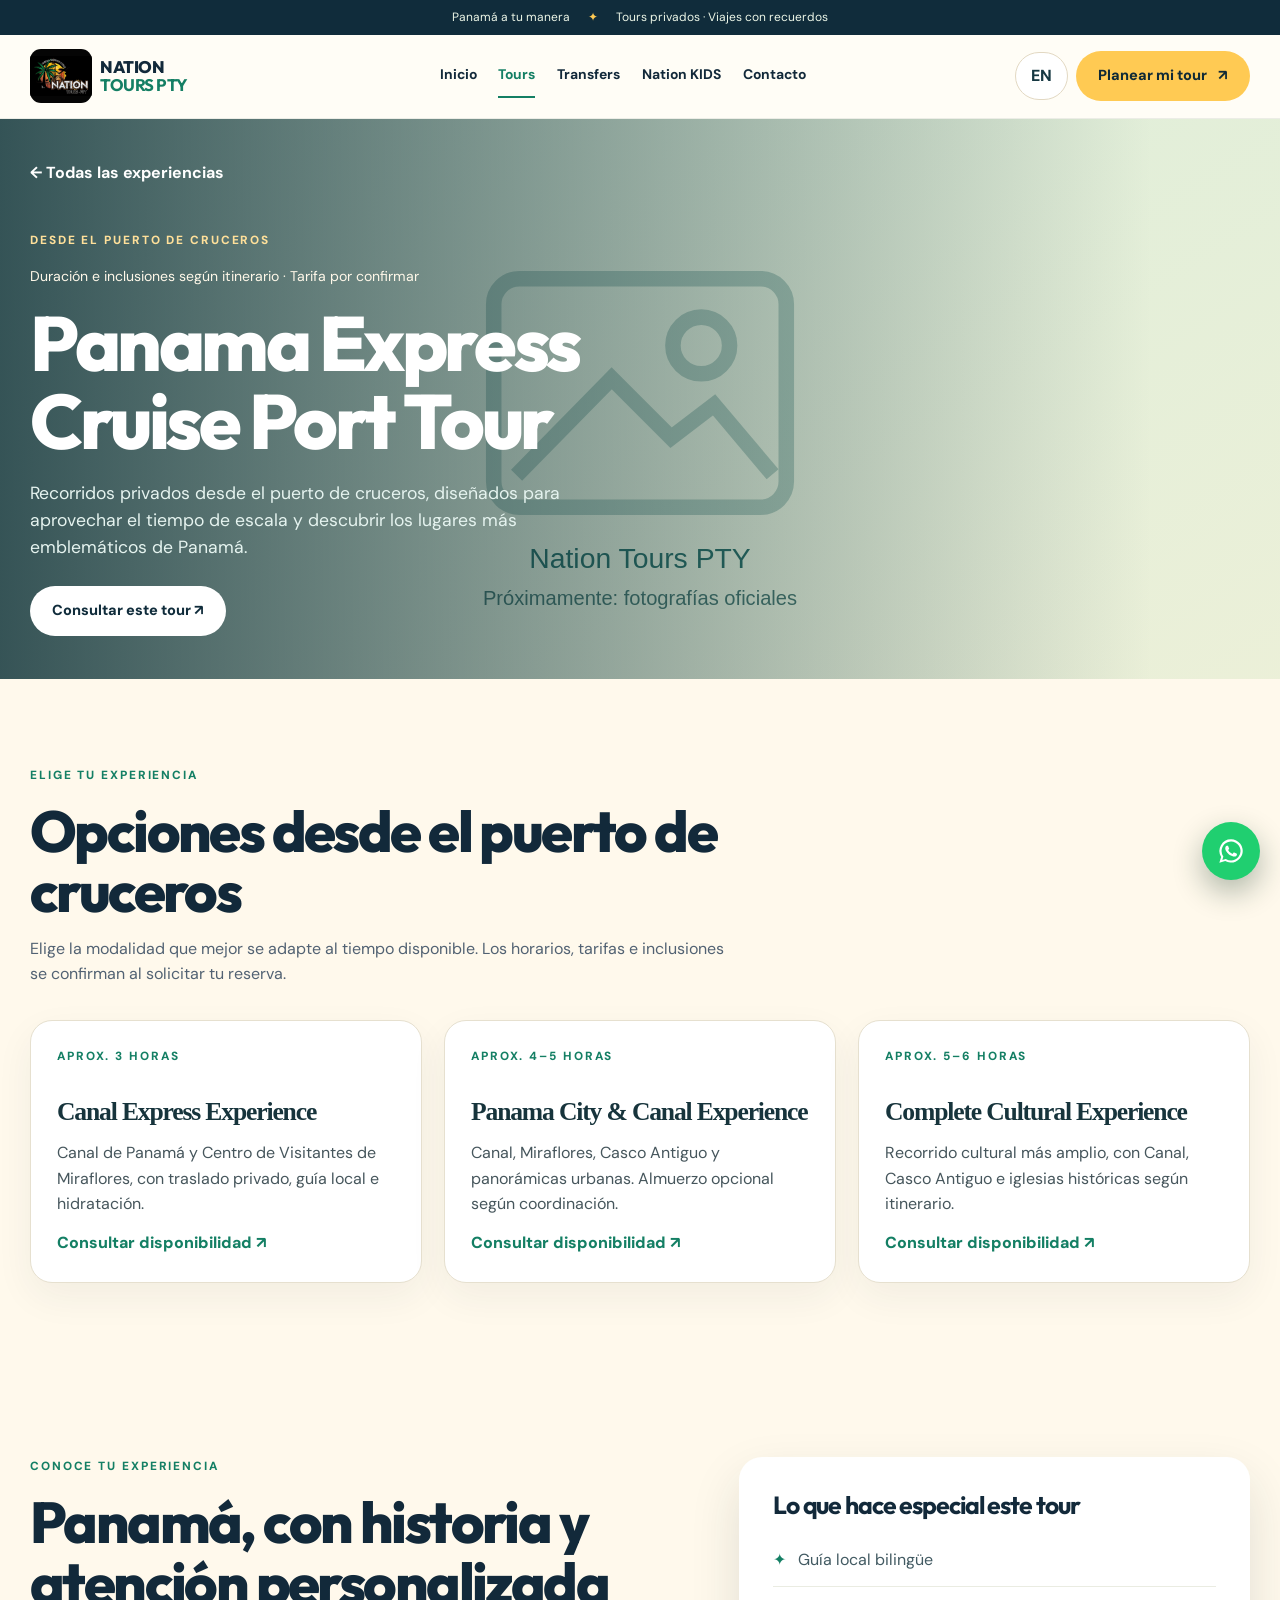
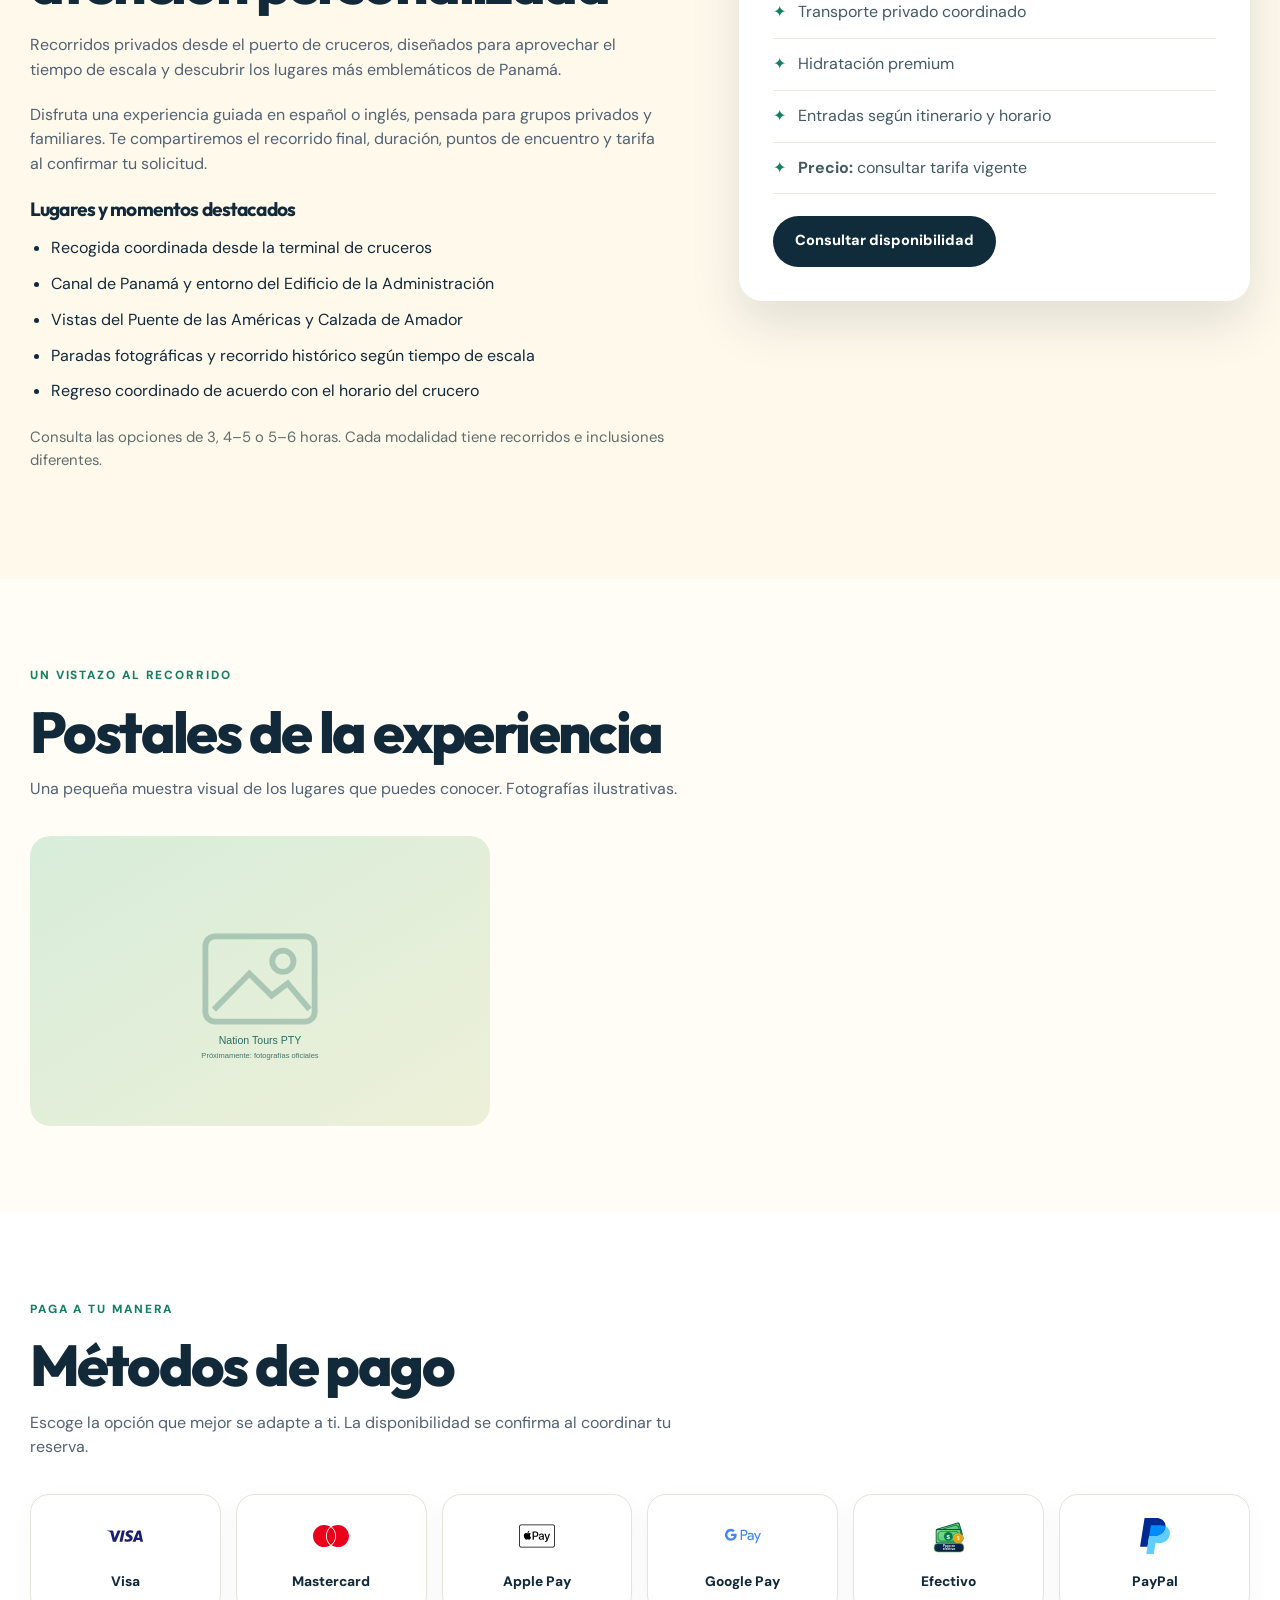
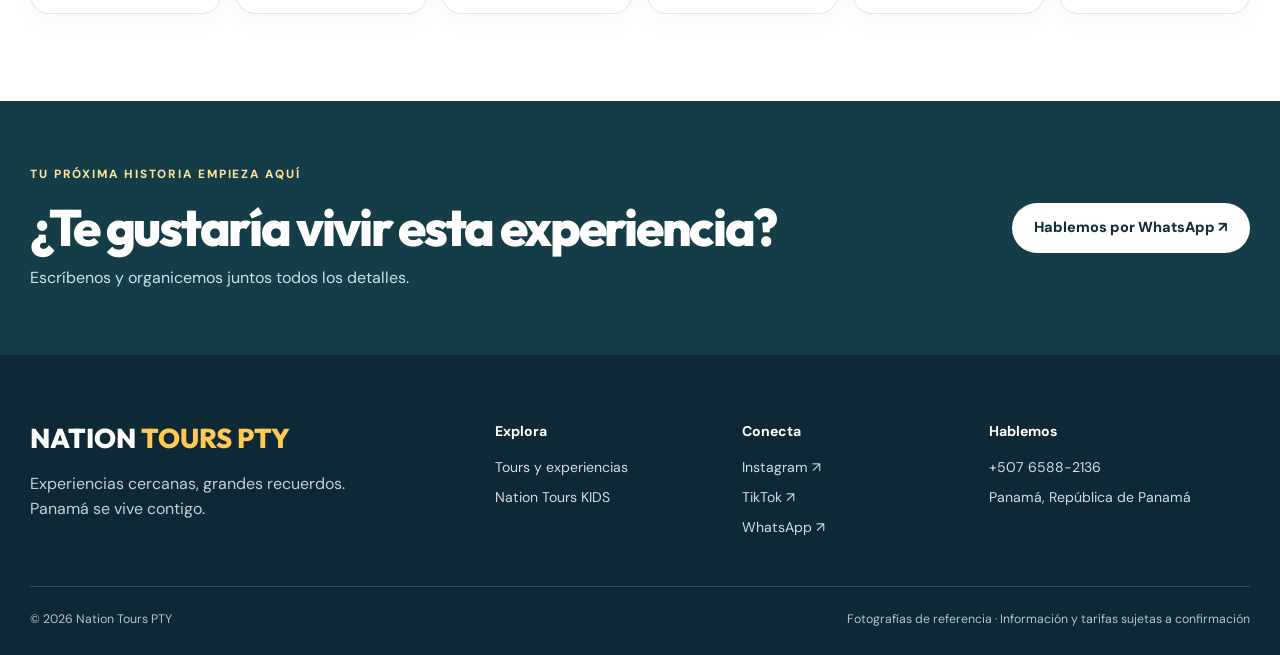
<file: tour-privado.html>
<!DOCTYPE html>

<html lang="es"><head><meta charset="utf-8"/><meta content="width=device-width,initial-scale=1" name="viewport"/><meta content="#f9f7ef" name="theme-color"/><title>Panama Express Cruise Port Tour | Nation Tours PTY</title><meta content="Explora Tour Express desde el Puerto de Cruceros con Nation Tours PTY. Tours guiados en Panamá, atención personalizada y reservas por WhatsApp." name="description"/><meta content="noindex,nofollow" name="robots"/><meta content="website" property="og:type"/><meta content="Nation Tours PTY" property="og:site_name"/><meta content="Tour Express desde el Puerto de Cruceros | Nation Tours PTY" property="og:title"/><meta content="Explora Tour Express desde el Puerto de Cruceros con Nation Tours PTY. Tours guiados en Panamá, atención personalizada y reservas por WhatsApp." property="og:description"/><link href="assets/img/favicon.svg" rel="icon" type="image/svg+xml"/><link href="https://images.unsplash.com" rel="preconnect"/><link href="assets/css/styles.css" rel="stylesheet"/></head><body><a class="skip" href="#main">Saltar al contenido</a><div class="topbar"><div class="wrap">Panamá a tu manera <span>✦</span> Tours privados · Viajes con recuerdos</div></div><header class="site-head"><div class="wrap navline"><a aria-label="Nation Tours PTY, inicio" class="brand" href="index.html"><img alt="Logo Nation Tours PTY" src="assets/img/logo-nation.jpg"/><span>NATION <b>TOURS PTY</b></span></a><nav aria-label="Principal" class="navigation" id="primaryNav"><a class="" href="index.html">Inicio</a><a class="active" href="tours.html">Tours</a><a href="transfers.html">Transfers</a><a class="" href="kids.html">Nation KIDS</a><a class="" href="contacto.html">Contacto</a></nav><div class="navright"><button aria-label="Cambiar idioma a inglés" class="lang-switch" type="button">EN</button><a class="btn btn-amber nav-cta" href="https://wa.me/50765882136?text=Hola%2C%20quiero%20conocer%20sus%20tours" rel="noopener" target="_blank">Planear mi tour <span>↗</span></a><button aria-controls="primaryNav" aria-expanded="false" class="menu-toggle" id="menuToggle" type="button">☰ <span class="sr-only">Abrir menú</span></button></div></div></header><main id="main"><section class="tour-hero"><img alt="Fotografía del tour, cargada desde su carpeta" data-tour-image="cruceros" src="assets/img/tour-placeholder.svg"/><div class="tour-hero-overlay"><div class="wrap"><a class="back-link" href="tours.html">← Todas las experiencias</a><span class="kicker light">DESDE EL PUERTO DE CRUCEROS</span><span class="tour-tag">Duración e inclusiones según itinerario · Tarifa por confirmar</span><h1>Panama Express Cruise Port Tour</h1><p>Recorridos privados desde el puerto de cruceros, diseñados para aprovechar el tiempo de escala y descubrir los lugares más emblemáticos de Panamá.</p><a class="btn btn-white" href="https://wa.me/50765882136?text=Hola%2C%20quisiera%20informaci%C3%B3n%20y%20disponibilidad%20sobre%20Panama%20Express%20Cruise%20Port%20Tour%20de%20Nation%20Tours%20PTY" rel="noopener" target="_blank">Consultar este tour ↗</a></div></div></section><section class="section cream"><div class="wrap"><div class="section-heading"><span class="kicker">ELIGE TU EXPERIENCIA</span><h2>Opciones desde el puerto de cruceros</h2><p>Elige la modalidad que mejor se adapte al tiempo disponible. Los horarios, tarifas e inclusiones se confirman al solicitar tu reserva.</p></div><div class="package-grid"><article class="package-card"><span class="kicker">APROX. 3 HORAS</span><h3>Canal Express Experience</h3><p>Canal de Panamá y Centro de Visitantes de Miraflores, con traslado privado, guía local e hidratación.</p><a class="text-link" href="https://wa.me/50765882136?text=Hola%2C%20quisiera%20informaci%C3%B3n%20y%20disponibilidad%20sobre%20Canal%20Express%20Experience%20de%20Nation%20Tours%20PTY">Consultar disponibilidad ↗</a></article><article class="package-card"><span class="kicker">APROX. 4–5 HORAS</span><h3>Panama City &amp; Canal Experience</h3><p>Canal, Miraflores, Casco Antiguo y panorámicas urbanas. Almuerzo opcional según coordinación.</p><a class="text-link" href="https://wa.me/50765882136?text=Hola%2C%20quisiera%20informaci%C3%B3n%20y%20disponibilidad%20sobre%20Panama%20City%20%26%20Canal%20Experience%20desde%20cruceros%20de%20Nation%20Tours%20PTY">Consultar disponibilidad ↗</a></article><article class="package-card"><span class="kicker">APROX. 5–6 HORAS</span><h3>Complete Cultural Experience</h3><p>Recorrido cultural más amplio, con Canal, Casco Antiguo e iglesias históricas según itinerario.</p><a class="text-link" href="https://wa.me/50765882136?text=Hola%2C%20quisiera%20informaci%C3%B3n%20y%20disponibilidad%20sobre%20Complete%20Cultural%20Experience%20desde%20cruceros%20de%20Nation%20Tours%20PTY">Consultar disponibilidad ↗</a></article></div></div></section><section class="section cream"><div class="wrap tour-detail"><div><span class="kicker">CONOCE TU EXPERIENCIA</span><h2>Panamá, con historia y atención personalizada</h2><p>Recorridos privados desde el puerto de cruceros, diseñados para aprovechar el tiempo de escala y descubrir los lugares más emblemáticos de Panamá.</p><p>Disfruta una experiencia guiada en español o inglés, pensada para grupos privados y familiares. Te compartiremos el recorrido final, duración, puntos de encuentro y tarifa al confirmar tu solicitud.</p><h3 class="subheading">Lugares y momentos destacados</h3><ul class="experience-list"><li>Recogida coordinada desde la terminal de cruceros</li><li>Canal de Panamá y entorno del Edificio de la Administración</li><li>Vistas del Puente de las Américas y Calzada de Amador</li><li>Paradas fotográficas y recorrido histórico según tiempo de escala</li><li>Regreso coordinado de acuerdo con el horario del crucero</li></ul><p class="fine-note">Consulta las opciones de 3, 4–5 o 5–6 horas. Cada modalidad tiene recorridos e inclusiones diferentes.</p></div><div class="detail-panel"><h3>Lo que hace especial este tour</h3><div class="detail-row"><span>✦</span><span>Guía local bilingüe</span></div><div class="detail-row"><span>✦</span><span>Transporte privado coordinado</span></div><div class="detail-row"><span>✦</span><span>Hidratación premium</span></div><div class="detail-row"><span>✦</span><span>Entradas según itinerario y horario</span></div><div class="detail-row"><span>✦</span><span><strong>Precio:</strong> consultar tarifa vigente</span></div><a class="btn btn-dark" href="https://wa.me/50765882136?text=Hola%2C%20quiero%20consultar%20tarifa%20e%20inclusiones%20de%20Tour%20Express%20desde%20el%20Puerto%20de%20Cruceros" rel="noopener" target="_blank">Consultar disponibilidad</a></div></div></section><section class="section light-section"><div class="wrap"><div class="section-heading"><span class="kicker">UN VISTAZO AL RECORRIDO</span><h2>Postales de la experiencia</h2><p>Una pequeña muestra visual de los lugares que puedes conocer. Fotografías ilustrativas.</p></div><div class="slider" data-slider="" data-tour-gallery="cruceros"><button aria-label="Foto anterior" class="slide-arrow prev" type="button">‹</button><div class="slider-track"></div><button aria-label="Foto siguiente" class="slide-arrow next" type="button">›</button></div></div></section><section class="section pay-section"><div class="wrap"><div class="section-heading"><span class="kicker">PAGA A TU MANERA</span><h2>Métodos de pago</h2><p>Escoge la opción que mejor se adapte a ti. La disponibilidad se confirma al coordinar tu reserva.</p></div><div class="payments"><div class="pay-item"><span class="pay-logo"><img width="100" height="32" alt="Visa" src="/assets/img/pagos/visa.svg"/></span><span>Visa</span></div><div class="pay-item"><span class="pay-logo"><img width="100" height="32" alt="Mastercard" src="/assets/img/pagos/mastercard.svg"/></span><span>Mastercard</span></div><div class="pay-item"><span class="pay-logo"><img width="100" height="32" alt="Apple Pay" src="/assets/img/pagos/apple-pay.svg"/></span><span>Apple Pay</span></div><div class="pay-item"><span class="pay-logo"><img width="100" height="32" alt="Google Pay" src="/assets/img/pagos/google-pay.svg"/></span><span>Google Pay</span></div><div class="pay-item"><span class="pay-logo"><img width="100" height="32" alt="Efectivo" src="/assets/img/pagos/efectivo.svg"/></span><span>Efectivo</span></div><div class="pay-item"><span class="pay-logo"><img width="100" height="32" alt="Paypal" src="/assets/img/pagos/paypal.svg"/></span><span>PayPal</span></div></div></div></section><section class="cta-strip"><div class="wrap cta-inner"><div><span class="kicker light">TU PRÓXIMA HISTORIA EMPIEZA AQUÍ</span><h2>¿Te gustaría vivir esta experiencia?</h2><p>Escríbenos y organicemos juntos todos los detalles.</p></div><a class="btn btn-white" href="https://wa.me/50765882136?text=Hola%20Nation%20Tours%20PTY%2C%20me%20interesa%20cotizar%20una%20experiencia" rel="noopener" target="_blank">Hablemos por WhatsApp ↗</a></div></section></main><footer class="site-footer"><div class="wrap footer-grid"><div><a class="footer-logo" href="index.html">NATION <span>TOURS PTY</span></a><p>Experiencias cercanas, grandes recuerdos.<br/>Panamá se vive contigo.</p></div><div><h4>Explora</h4><a href="tours.html">Tours y experiencias</a><a href="kids.html">Nation Tours KIDS</a></div><div><h4>Conecta</h4><a href="https://www.instagram.com/nationtourspty/" rel="noopener" target="_blank">Instagram ↗</a><a href="https://www.tiktok.com/@nationtourspty" rel="noopener" target="_blank">TikTok ↗</a><a href="https://wa.me/50765882136" rel="noopener" target="_blank">WhatsApp ↗</a></div><div><h4>Hablemos</h4><a href="tel:+50765882136">+507 6588-2136</a><small>Panamá, República de Panamá</small></div></div><div class="wrap footer-bottom"><span>© 2026 Nation Tours PTY</span><span>Fotografías de referencia · Información y tarifas sujetas a confirmación</span></div></footer><a aria-label="Escribir por WhatsApp" class="wa-float" href="https://wa.me/50765882136?text=Hola%2C%20quiero%20informaci%C3%B3n%20sobre%20Nation%20Tours%20PTY" rel="noopener" target="_blank"><svg fill="currentColor" height="28" viewbox="0 0 24 24" width="28"><path d="M12.04 2a9.94 9.94 0 0 0-8.5 15.1L2 22l5.05-1.48A9.95 9.95 0 1 0 12.04 2Zm0 18.1a8.1 8.1 0 0 1-4.14-1.13l-.3-.18-3 .88.88-2.9-.2-.32A8.1 8.1 0 1 1 12.04 20.1Zm4.5-6.05c-.25-.12-1.46-.72-1.69-.8-.23-.08-.39-.12-.55.12-.17.25-.63.8-.77.96-.14.16-.28.18-.53.06-.25-.13-1.04-.38-1.98-1.22-.73-.66-1.22-1.46-1.37-1.71-.14-.25-.01-.38.11-.5.11-.12.25-.28.37-.42.13-.14.17-.25.25-.41.08-.17.04-.32-.02-.44-.06-.13-.55-1.32-.75-1.8-.2-.47-.4-.4-.55-.41h-.47c-.16 0-.43.06-.66.31-.23.25-.86.85-.86 2.06 0 1.22.89 2.38 1.02 2.55.12.16 1.74 2.66 4.23 3.72.59.25 1.05.4 1.4.5.59.19 1.13.16 1.55.1.48-.06 1.46-.6 1.67-1.18.2-.57.2-1.08.14-1.18-.06-.1-.23-.16-.48-.29Z"></path></svg></a><script defer="" src="assets/js/app.js"></script><script defer src="assets/js/i18n.js"></script><script defer="True" src="assets/js/tour-images.js"></script></body></html>
</file>
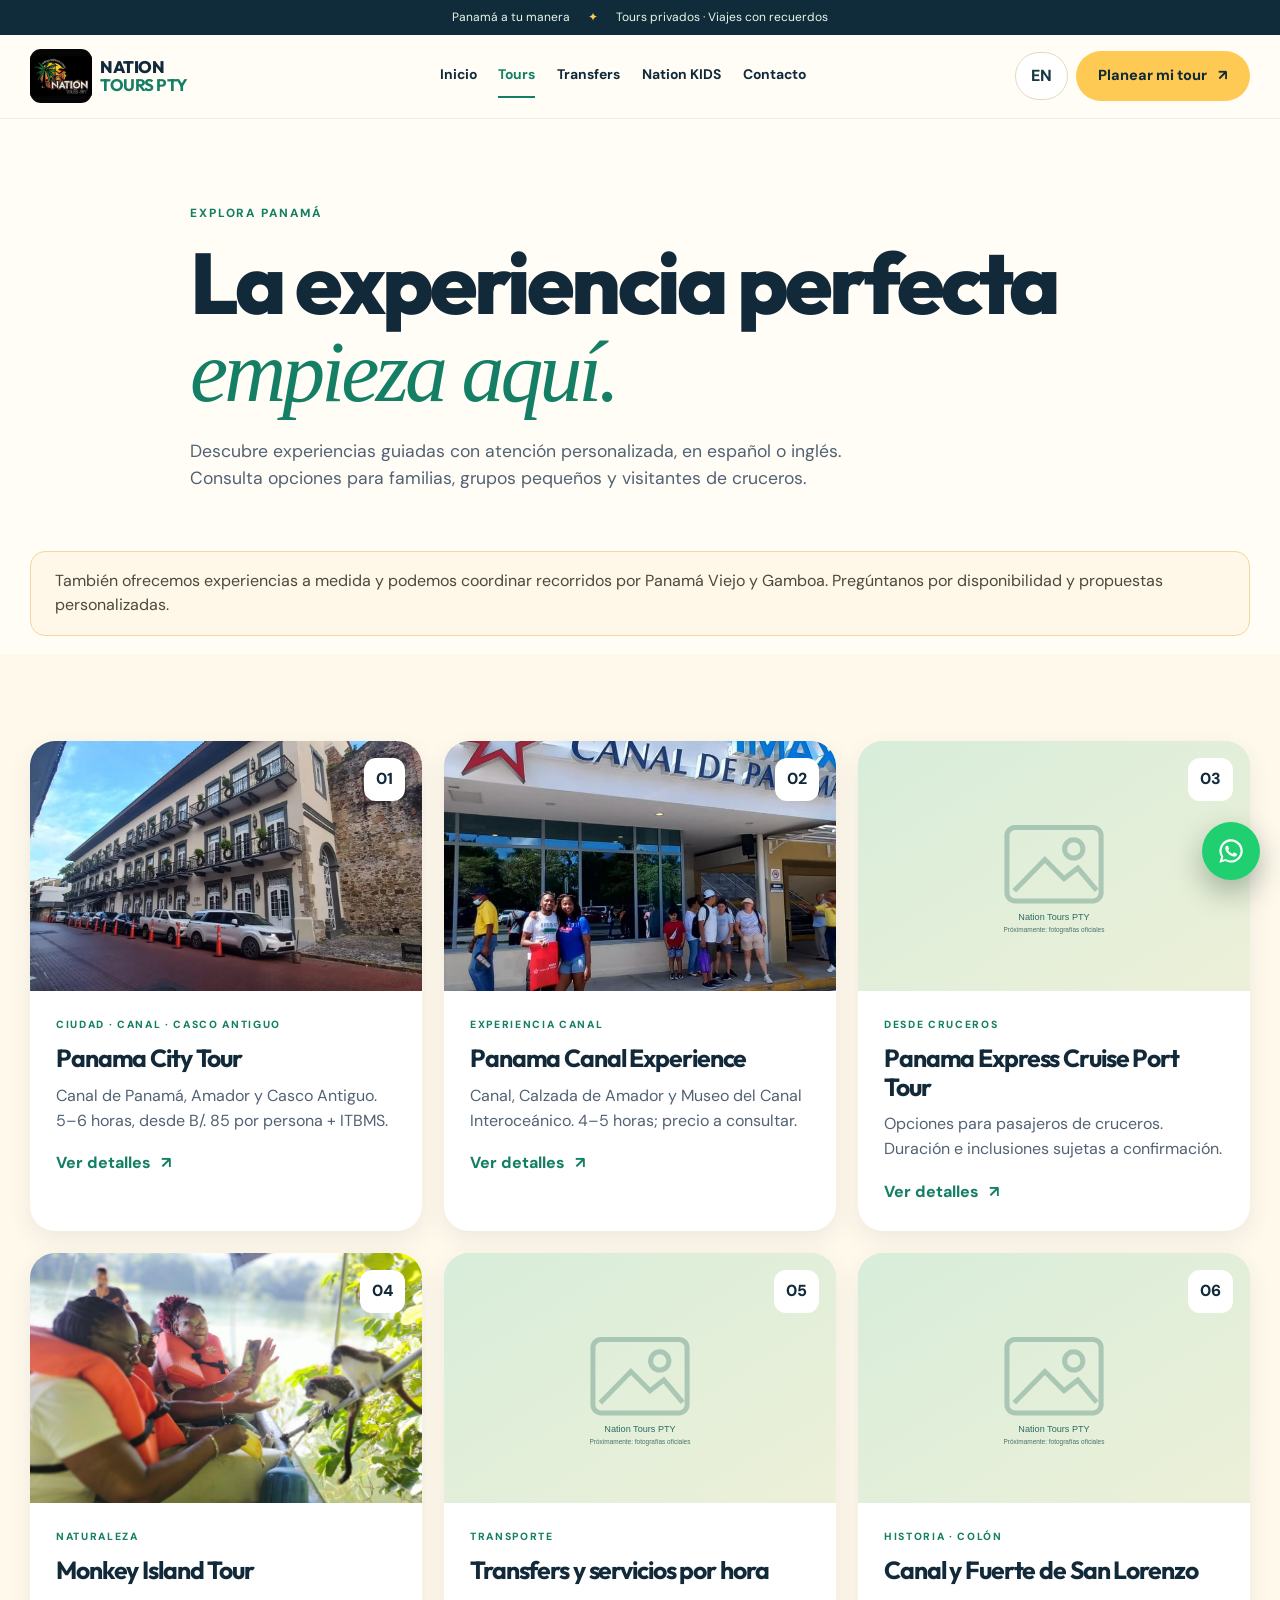
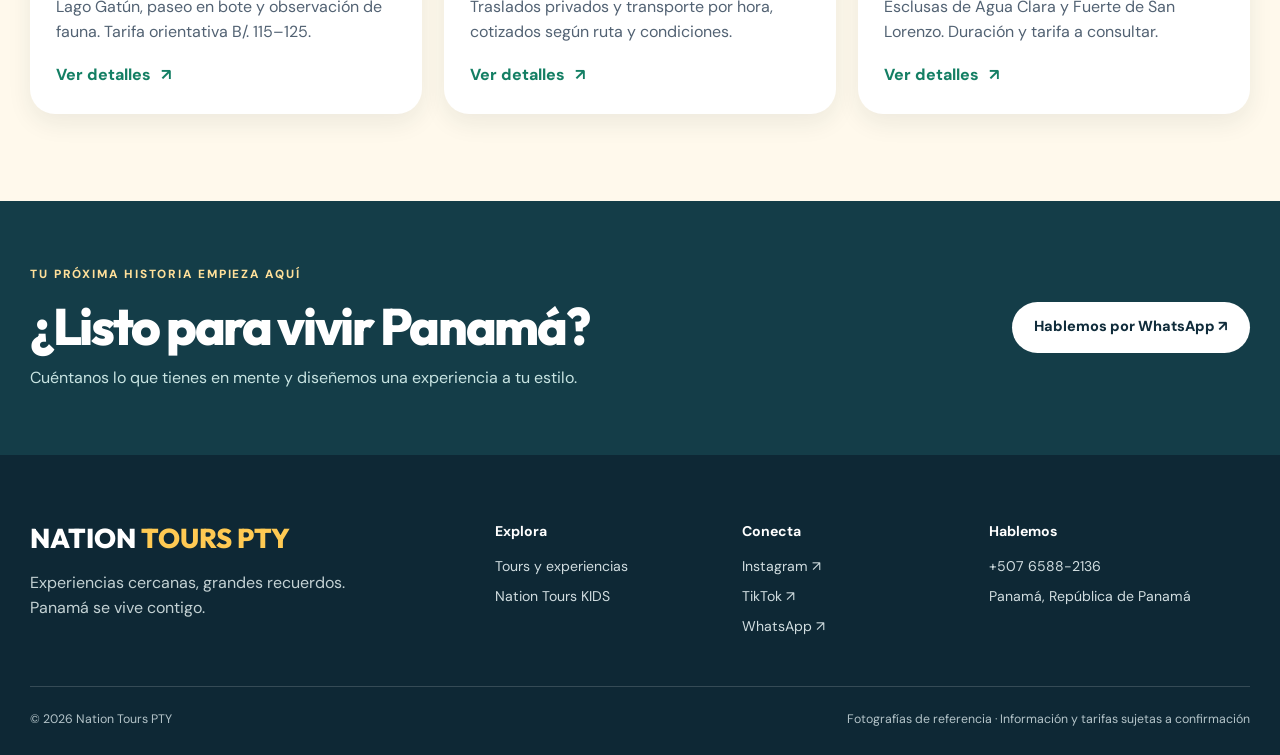
<file: tours.html>
<!DOCTYPE html>

<html lang="es"><head><meta charset="utf-8"/><meta content="width=device-width,initial-scale=1" name="viewport"/><meta content="#f9f7ef" name="theme-color"/><title>Tours y experiencias en Panamá | Nation Tours PTY</title><meta content="Explora el Canal de Panamá, Ciudad, Casco Antiguo y tours desde el puerto de cruceros con Nation Tours PTY." name="description"/><meta content="noindex,nofollow" name="robots"/><meta content="website" property="og:type"/><meta content="Nation Tours PTY" property="og:site_name"/><meta content="Tours y experiencias en Panamá | Nation Tours PTY" property="og:title"/><meta content="Explora el Canal de Panamá, Ciudad, Casco Antiguo y tours desde el puerto de cruceros con Nation Tours PTY." property="og:description"/><link href="assets/img/favicon.svg" rel="icon" type="image/svg+xml"/><link href="https://images.unsplash.com" rel="preconnect"/><link href="assets/css/styles.css" rel="stylesheet"/></head><body><a class="skip" href="#main">Saltar al contenido</a><div class="topbar"><div class="wrap">Panamá a tu manera <span>✦</span> Tours privados · Viajes con recuerdos</div></div><header class="site-head"><div class="wrap navline"><a aria-label="Nation Tours PTY, inicio" class="brand" href="index.html"><img alt="Logo Nation Tours PTY" src="assets/img/logo-nation.jpg"/><span>NATION <b>TOURS PTY</b></span></a><nav aria-label="Principal" class="navigation" id="primaryNav"><a class="" href="index.html">Inicio</a><a class="active" href="tours.html">Tours</a><a href="transfers.html">Transfers</a><a class="" href="kids.html">Nation KIDS</a><a class="" href="contacto.html">Contacto</a></nav><div class="navright"><button aria-label="Cambiar idioma a inglés" class="lang-switch" type="button">EN</button><a class="btn btn-amber nav-cta" href="https://wa.me/50765882136?text=Hola%2C%20quiero%20conocer%20sus%20tours" rel="noopener" target="_blank">Planear mi tour <span>↗</span></a><button aria-controls="primaryNav" aria-expanded="false" class="menu-toggle" id="menuToggle" type="button">☰ <span class="sr-only">Abrir menú</span></button></div></div></header><main id="main"><section class="page-hero wrap"><span class="kicker">EXPLORA PANAMÁ</span><h1>La experiencia perfecta<br/><em>empieza aquí.</em></h1><p>Descubre experiencias guiadas con atención personalizada, en español o inglés. Consulta opciones para familias, grupos pequeños y visitantes de cruceros.</p></section><div class="wrap quick-note">También ofrecemos experiencias a medida y podemos coordinar recorridos por Panamá Viejo y Gamboa. Pregúntanos por disponibilidad y propuestas personalizadas.</div><section class="section cream"><div class="wrap"><div class="tour-grid"><a class="tour-card" href="tour-ciudad.html"><div class="tour-cover"><img alt="Fotografía de Panama City Tour" data-tour-image="panama-city" loading="lazy" src="assets/img/tour-placeholder.svg"/><span class="tour-count">01</span></div><div class="tour-info"><span class="kicker">CIUDAD · CANAL · CASCO ANTIGUO</span><h3>Panama City Tour</h3><p>Canal de Panamá, Amador y Casco Antiguo. 5–6 horas, desde B/. 85 por persona + ITBMS.</p><span class="text-link">Ver detalles <b>↗</b></span></div></a><a class="tour-card" href="tour-canal.html"><div class="tour-cover"><img alt="Fotografía de Panama Canal Experience" data-tour-image="panama-canal" loading="lazy" src="assets/img/tour-placeholder.svg"/><span class="tour-count">02</span></div><div class="tour-info"><span class="kicker">EXPERIENCIA CANAL</span><h3>Panama Canal Experience</h3><p>Canal, Calzada de Amador y Museo del Canal Interoceánico. 4–5 horas; precio a consultar.</p><span class="text-link">Ver detalles <b>↗</b></span></div></a><a class="tour-card" href="tour-privado.html"><div class="tour-cover"><img alt="Fotografía de Panama Express Cruise Port Tour" data-tour-image="cruceros" loading="lazy" src="assets/img/tour-placeholder.svg"/><span class="tour-count">03</span></div><div class="tour-info"><span class="kicker">DESDE CRUCEROS</span><h3>Panama Express Cruise Port Tour</h3><p>Opciones para pasajeros de cruceros. Duración e inclusiones sujetas a confirmación.</p><span class="text-link">Ver detalles <b>↗</b></span></div></a><a class="tour-card" href="monkey-island.html"><div class="tour-cover"><img alt="Fotografía de Monkey Island Tour" data-tour-image="monkey-island" loading="lazy" src="assets/img/tour-placeholder.svg"/><span class="tour-count">04</span></div><div class="tour-info"><span class="kicker">NATURALEZA</span><h3>Monkey Island Tour</h3><p>Lago Gatún, paseo en bote y observación de fauna. Tarifa orientativa B/. 115–125.</p><span class="text-link">Ver detalles <b>↗</b></span></div></a><a class="tour-card" href="transfers.html"><div class="tour-cover"><img alt="Fotografía de Transfers y servicios por hora" data-tour-image="transfers" loading="lazy" src="assets/img/tour-placeholder.svg"/><span class="tour-count">05</span></div><div class="tour-info"><span class="kicker">TRANSPORTE</span><h3>Transfers y servicios por hora</h3><p>Traslados privados y transporte por hora, cotizados según ruta y condiciones.</p><span class="text-link">Ver detalles <b>↗</b></span></div></a><a class="tour-card" href="san-lorenzo.html"><div class="tour-cover"><img alt="Fotografía de Canal y Fuerte de San Lorenzo" data-tour-image="san-lorenzo" loading="lazy" src="assets/img/tour-placeholder.svg"/><span class="tour-count">06</span></div><div class="tour-info"><span class="kicker">HISTORIA · COLÓN</span><h3>Canal y Fuerte de San Lorenzo</h3><p>Esclusas de Agua Clara y Fuerte de San Lorenzo. Duración y tarifa a consultar.</p><span class="text-link">Ver detalles <b>↗</b></span></div></a></div></div></section><section class="cta-strip"><div class="wrap cta-inner"><div><span class="kicker light">TU PRÓXIMA HISTORIA EMPIEZA AQUÍ</span><h2>¿Listo para vivir Panamá?</h2><p>Cuéntanos lo que tienes en mente y diseñemos una experiencia a tu estilo.</p></div><a class="btn btn-white" href="https://wa.me/50765882136?text=Hola%20Nation%20Tours%20PTY%2C%20me%20interesa%20cotizar%20una%20experiencia" rel="noopener" target="_blank">Hablemos por WhatsApp ↗</a></div></section></main><footer class="site-footer"><div class="wrap footer-grid"><div><a class="footer-logo" href="index.html">NATION <span>TOURS PTY</span></a><p>Experiencias cercanas, grandes recuerdos.<br/>Panamá se vive contigo.</p></div><div><h4>Explora</h4><a href="tours.html">Tours y experiencias</a><a href="kids.html">Nation Tours KIDS</a></div><div><h4>Conecta</h4><a href="https://www.instagram.com/nationtourspty/" rel="noopener" target="_blank">Instagram ↗</a><a href="https://www.tiktok.com/@nationtourspty" rel="noopener" target="_blank">TikTok ↗</a><a href="https://wa.me/50765882136" rel="noopener" target="_blank">WhatsApp ↗</a></div><div><h4>Hablemos</h4><a href="tel:+50765882136">+507 6588-2136</a><small>Panamá, República de Panamá</small></div></div><div class="wrap footer-bottom"><span>© 2026 Nation Tours PTY</span><span>Fotografías de referencia · Información y tarifas sujetas a confirmación</span></div></footer><a aria-label="Escribir por WhatsApp" class="wa-float" href="https://wa.me/50765882136?text=Hola%2C%20quiero%20informaci%C3%B3n%20sobre%20Nation%20Tours%20PTY" rel="noopener" target="_blank"><svg fill="currentColor" height="28" viewbox="0 0 24 24" width="28"><path d="M12.04 2a9.94 9.94 0 0 0-8.5 15.1L2 22l5.05-1.48A9.95 9.95 0 1 0 12.04 2Zm0 18.1a8.1 8.1 0 0 1-4.14-1.13l-.3-.18-3 .88.88-2.9-.2-.32A8.1 8.1 0 1 1 12.04 20.1Zm4.5-6.05c-.25-.12-1.46-.72-1.69-.8-.23-.08-.39-.12-.55.12-.17.25-.63.8-.77.96-.14.16-.28.18-.53.06-.25-.13-1.04-.38-1.98-1.22-.73-.66-1.22-1.46-1.37-1.71-.14-.25-.01-.38.11-.5.11-.12.25-.28.37-.42.13-.14.17-.25.25-.41.08-.17.04-.32-.02-.44-.06-.13-.55-1.32-.75-1.8-.2-.47-.4-.4-.55-.41h-.47c-.16 0-.43.06-.66.31-.23.25-.86.85-.86 2.06 0 1.22.89 2.38 1.02 2.55.12.16 1.74 2.66 4.23 3.72.59.25 1.05.4 1.4.5.59.19 1.13.16 1.55.1.48-.06 1.46-.6 1.67-1.18.2-.57.2-1.08.14-1.18-.06-.1-.23-.16-.48-.29Z"></path></svg></a><script defer="" src="assets/js/app.js"></script><script defer src="assets/js/i18n.js"></script><script defer="True" src="assets/js/tour-images.js"></script></body></html>
</file>
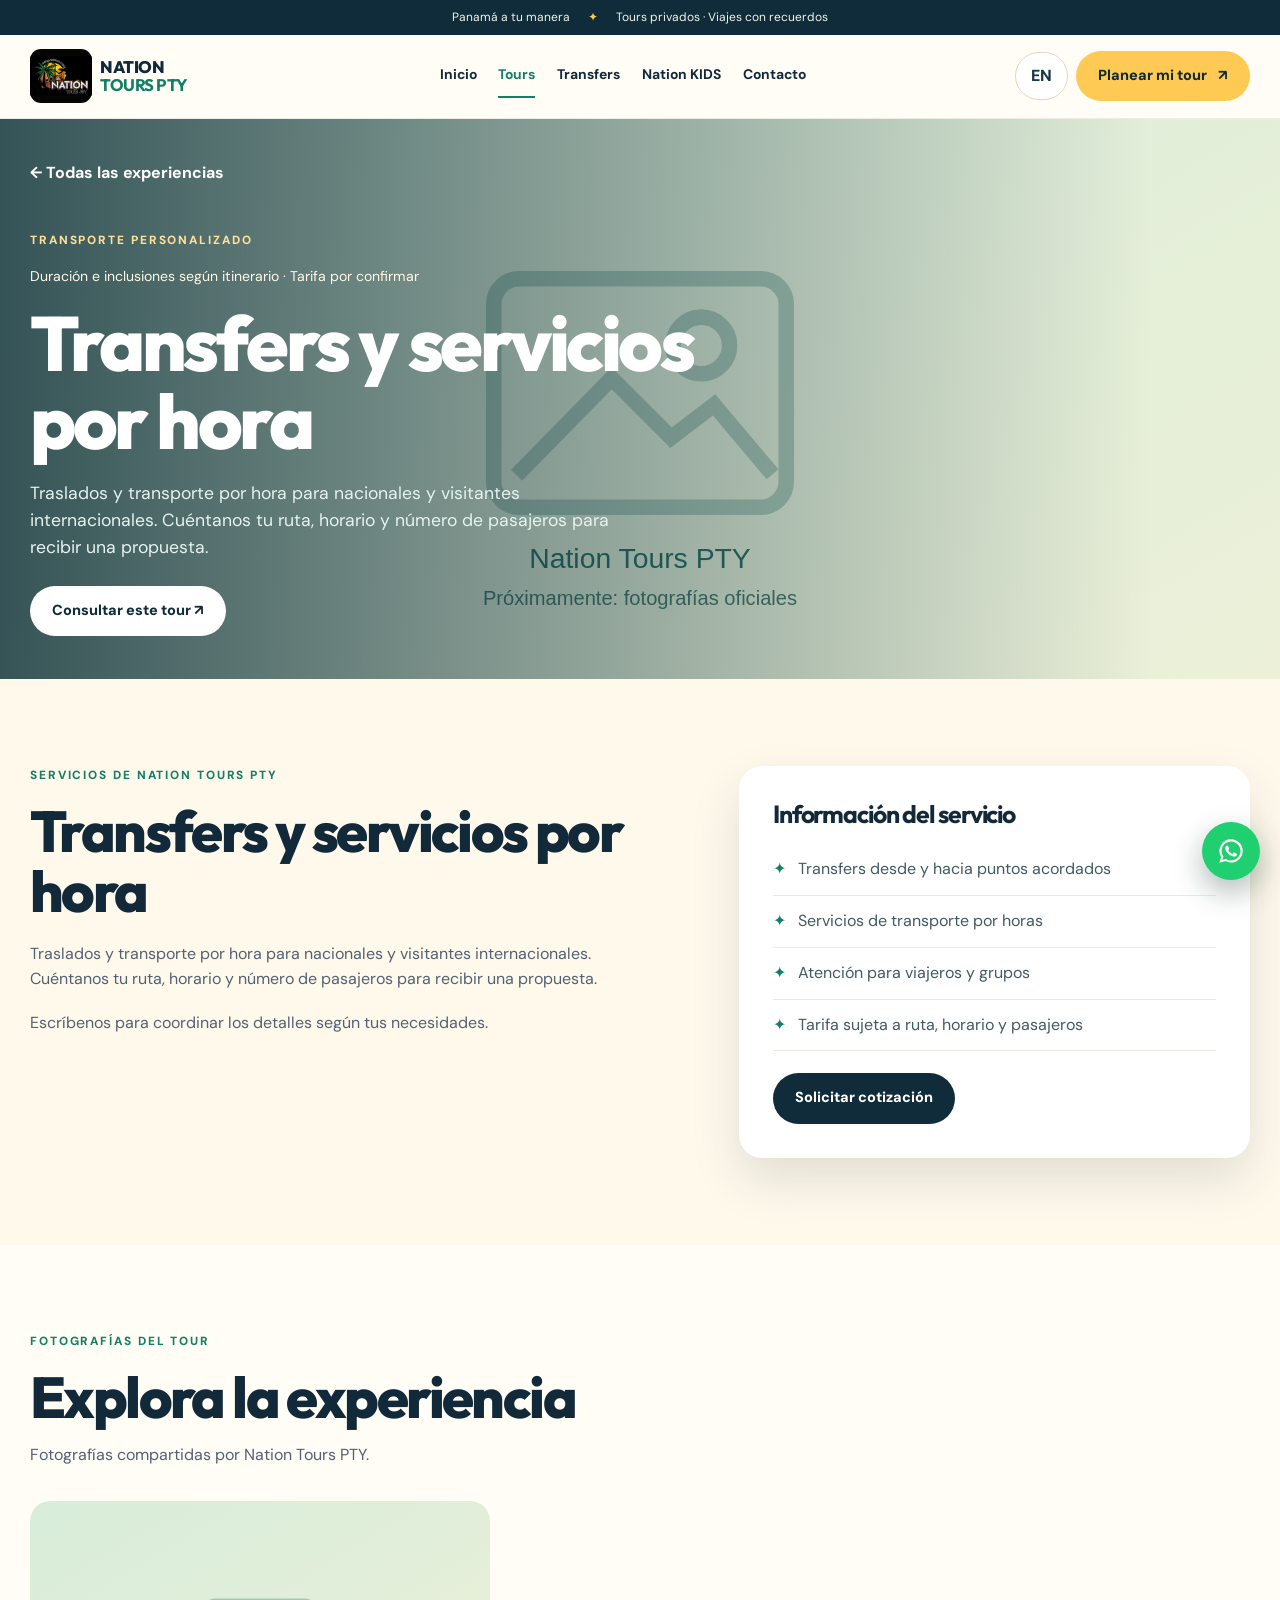
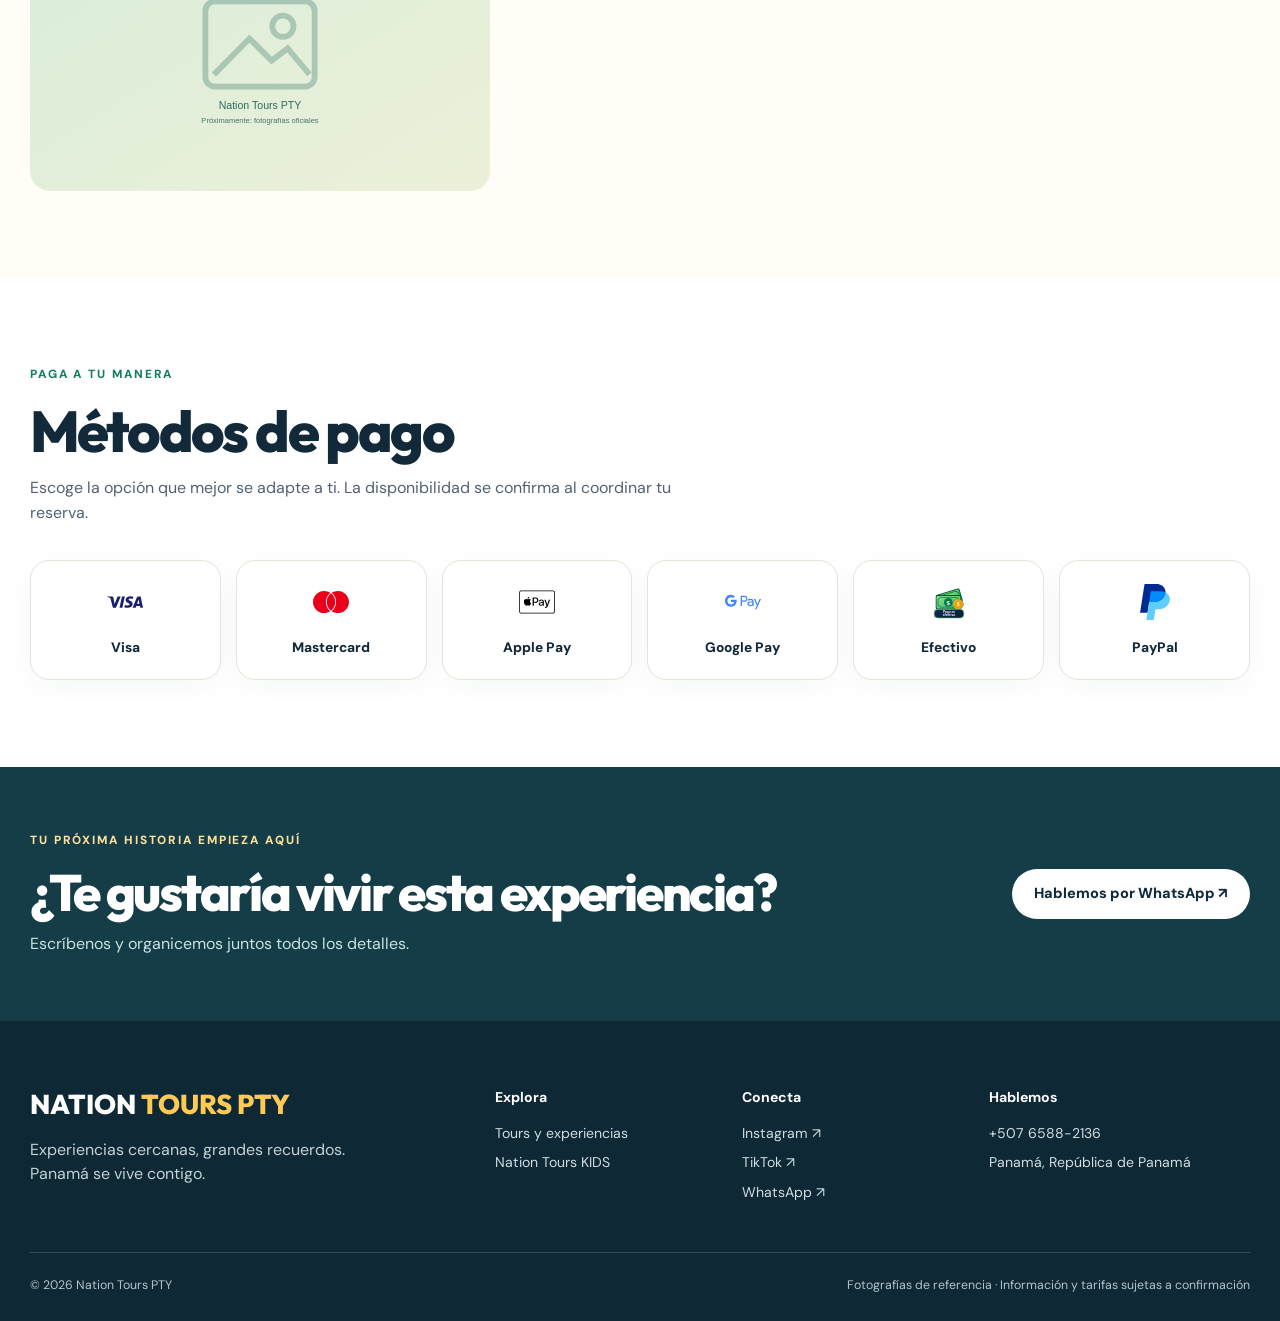
<file: transfers.html>
<!DOCTYPE html>

<html lang="es"><head><meta charset="utf-8"/><meta content="width=device-width,initial-scale=1" name="viewport"/><meta content="#f9f7ef" name="theme-color"/><title>Transfers y servicios por hora | Nation Tours PTY</title><meta content="Traslados y transporte por hora para nacionales y visitantes internacionales. Cuéntanos tu ruta, horario y número de pasajeros para recibir una propuesta." name="description"/><meta content="noindex,nofollow" name="robots"/><meta content="website" property="og:type"/><meta content="Nation Tours PTY" property="og:site_name"/><meta content="Transfers y servicios por hora | Nation Tours PTY" property="og:title"/><meta content="Traslados y transporte por hora para nacionales y visitantes internacionales. Cuéntanos tu ruta, horario y número de pasajeros para recibir una propuesta." property="og:description"/><link href="assets/img/favicon.svg" rel="icon" type="image/svg+xml"/><link href="https://images.unsplash.com" rel="preconnect"/><link href="assets/css/styles.css" rel="stylesheet"/></head><body><a class="skip" href="#main">Saltar al contenido</a><div class="topbar"><div class="wrap">Panamá a tu manera <span>✦</span> Tours privados · Viajes con recuerdos</div></div><header class="site-head"><div class="wrap navline"><a aria-label="Nation Tours PTY, inicio" class="brand" href="index.html"><img alt="Logo Nation Tours PTY" src="assets/img/logo-nation.jpg"/><span>NATION <b>TOURS PTY</b></span></a><nav aria-label="Principal" class="navigation" id="primaryNav"><a class="" href="index.html">Inicio</a><a class="active" href="tours.html">Tours</a><a href="transfers.html">Transfers</a><a class="" href="kids.html">Nation KIDS</a><a class="" href="contacto.html">Contacto</a></nav><div class="navright"><button aria-label="Cambiar idioma a inglés" class="lang-switch" type="button">EN</button><a class="btn btn-amber nav-cta" href="https://wa.me/50765882136?text=Hola%2C%20quiero%20conocer%20sus%20tours" rel="noopener" target="_blank">Planear mi tour <span>↗</span></a><button aria-controls="primaryNav" aria-expanded="false" class="menu-toggle" id="menuToggle" type="button">☰ <span class="sr-only">Abrir menú</span></button></div></div></header><main id="main"><section class="tour-hero"><img alt="Fotografía del tour, cargada desde su carpeta" data-tour-image="transfers" src="assets/img/tour-placeholder.svg"/><div class="tour-hero-overlay"><div class="wrap"><a class="back-link" href="tours.html">← Todas las experiencias</a><span class="kicker light">TRANSPORTE PERSONALIZADO</span><span class="tour-tag">Duración e inclusiones según itinerario · Tarifa por confirmar</span><h1>Transfers y servicios por hora</h1><p>Traslados y transporte por hora para nacionales y visitantes internacionales. Cuéntanos tu ruta, horario y número de pasajeros para recibir una propuesta.</p><a class="btn btn-white" href="https://wa.me/50765882136?text=Hola%2C%20quisiera%20informaci%C3%B3n%20sobre%20Transfers%20y%20servicios%20por%20hora" rel="noopener" target="_blank">Consultar este tour ↗</a></div></div></section><section class="section cream"><div class="wrap tour-detail"><div><span class="kicker">SERVICIOS DE NATION TOURS PTY</span><h2>Transfers y servicios por hora</h2><p>Traslados y transporte por hora para nacionales y visitantes internacionales. Cuéntanos tu ruta, horario y número de pasajeros para recibir una propuesta.</p><p>Escríbenos para coordinar los detalles según tus necesidades.</p></div><div class="detail-panel"><h3>Información del servicio</h3><div class="detail-row"><span>✦</span><span>Transfers desde y hacia puntos acordados</span></div><div class="detail-row"><span>✦</span><span>Servicios de transporte por horas</span></div><div class="detail-row"><span>✦</span><span>Atención para viajeros y grupos</span></div><div class="detail-row"><span>✦</span><span>Tarifa sujeta a ruta, horario y pasajeros</span></div><a class="btn btn-dark" href="https://wa.me/50765882136?text=Hola%2C%20quisiera%20cotizar%20Transfers%20y%20servicios%20por%20hora" rel="noopener" target="_blank">Solicitar cotización</a></div></div></section><section class="section light-section"><div class="wrap"><div class="section-heading"><span class="kicker">FOTOGRAFÍAS DEL TOUR</span><h2>Explora la experiencia</h2><p>Fotografías compartidas por Nation Tours PTY.</p></div><div class="slider" data-slider="" data-tour-gallery="transfers"><button aria-label="Foto anterior" class="slide-arrow prev" type="button">‹</button><div class="slider-track"></div><button aria-label="Foto siguiente" class="slide-arrow next" type="button">›</button></div></div></section><section class="section pay-section"><div class="wrap"><div class="section-heading"><span class="kicker">PAGA A TU MANERA</span><h2>Métodos de pago</h2><p>Escoge la opción que mejor se adapte a ti. La disponibilidad se confirma al coordinar tu reserva.</p></div><div class="payments"><div class="pay-item"><span class="pay-logo"><img width="100" height="32" alt="Visa" src="/assets/img/pagos/visa.svg"/></span><span>Visa</span></div><div class="pay-item"><span class="pay-logo"><img width="100" height="32" alt="Mastercard" src="/assets/img/pagos/mastercard.svg"/></span><span>Mastercard</span></div><div class="pay-item"><span class="pay-logo"><img width="100" height="32" alt="Apple Pay" src="/assets/img/pagos/apple-pay.svg"/></span><span>Apple Pay</span></div><div class="pay-item"><span class="pay-logo"><img width="100" height="32" alt="Google Pay" src="/assets/img/pagos/google-pay.svg"/></span><span>Google Pay</span></div><div class="pay-item"><span class="pay-logo"><img width="100" height="32" alt="Efectivo" src="/assets/img/pagos/efectivo.svg"/></span><span>Efectivo</span></div><div class="pay-item"><span class="pay-logo"><img width="100" height="32" alt="Paypal" src="/assets/img/pagos/paypal.svg"/></span><span>PayPal</span></div></div></div></section><section class="cta-strip"><div class="wrap cta-inner"><div><span class="kicker light">TU PRÓXIMA HISTORIA EMPIEZA AQUÍ</span><h2>¿Te gustaría vivir esta experiencia?</h2><p>Escríbenos y organicemos juntos todos los detalles.</p></div><a class="btn btn-white" href="https://wa.me/50765882136?text=Hola%20Nation%20Tours%20PTY%2C%20me%20interesa%20cotizar%20una%20experiencia" rel="noopener" target="_blank">Hablemos por WhatsApp ↗</a></div></section></main><footer class="site-footer"><div class="wrap footer-grid"><div><a class="footer-logo" href="index.html">NATION <span>TOURS PTY</span></a><p>Experiencias cercanas, grandes recuerdos.<br/>Panamá se vive contigo.</p></div><div><h4>Explora</h4><a href="tours.html">Tours y experiencias</a><a href="kids.html">Nation Tours KIDS</a></div><div><h4>Conecta</h4><a href="https://www.instagram.com/nationtourspty/" rel="noopener" target="_blank">Instagram ↗</a><a href="https://www.tiktok.com/@nationtourspty" rel="noopener" target="_blank">TikTok ↗</a><a href="https://wa.me/50765882136" rel="noopener" target="_blank">WhatsApp ↗</a></div><div><h4>Hablemos</h4><a href="tel:+50765882136">+507 6588-2136</a><small>Panamá, República de Panamá</small></div></div><div class="wrap footer-bottom"><span>© 2026 Nation Tours PTY</span><span>Fotografías de referencia · Información y tarifas sujetas a confirmación</span></div></footer><a aria-label="Escribir por WhatsApp" class="wa-float" href="https://wa.me/50765882136?text=Hola%2C%20quiero%20informaci%C3%B3n%20sobre%20Nation%20Tours%20PTY" rel="noopener" target="_blank"><svg fill="currentColor" height="28" viewbox="0 0 24 24" width="28"><path d="M12.04 2a9.94 9.94 0 0 0-8.5 15.1L2 22l5.05-1.48A9.95 9.95 0 1 0 12.04 2Zm0 18.1a8.1 8.1 0 0 1-4.14-1.13l-.3-.18-3 .88.88-2.9-.2-.32A8.1 8.1 0 1 1 12.04 20.1Zm4.5-6.05c-.25-.12-1.46-.72-1.69-.8-.23-.08-.39-.12-.55.12-.17.25-.63.8-.77.96-.14.16-.28.18-.53.06-.25-.13-1.04-.38-1.98-1.22-.73-.66-1.22-1.46-1.37-1.71-.14-.25-.01-.38.11-.5.11-.12.25-.28.37-.42.13-.14.17-.25.25-.41.08-.17.04-.32-.02-.44-.06-.13-.55-1.32-.75-1.8-.2-.47-.4-.4-.55-.41h-.47c-.16 0-.43.06-.66.31-.23.25-.86.85-.86 2.06 0 1.22.89 2.38 1.02 2.55.12.16 1.74 2.66 4.23 3.72.59.25 1.05.4 1.4.5.59.19 1.13.16 1.55.1.48-.06 1.46-.6 1.67-1.18.2-.57.2-1.08.14-1.18-.06-.1-.23-.16-.48-.29Z"></path></svg></a><script defer="" src="assets/js/app.js"></script><script defer src="assets/js/i18n.js"></script><script defer="True" src="assets/js/tour-images.js"></script></body></html>
</file>
<file: assets/css/styles.css>
@import url('https://fonts.googleapis.com/css2?family=DM+Sans:wght@400;500;600;700;800&family=Outfit:wght@400;500;600;700;800&display=swap');
:root{--ink:#12293a;--muted:#526273;--white:#fff;--cream:#fff9ec;--sand:#f7f1e5;--navy:#102c3b;--green:#147f64;--yellow:#ffca53;--coral:#f57446;--line:#e5e4d9;--max:1220px;--shadow:0 22px 50px rgba(29,46,49,.13)}
*{box-sizing:border-box}html{scroll-behavior:smooth}body{margin:0;font-family:'DM Sans',system-ui,sans-serif;background:#fffdf6;color:var(--ink);line-height:1.55;overflow-x:hidden}img{display:block;max-width:100%;object-fit:cover}button,input{font:inherit}button{cursor:pointer}a{text-decoration:none;color:inherit}.wrap{width:min(calc(100% - 42px),var(--max));margin-inline:auto}.sr-only{position:absolute;width:1px;height:1px;clip:rect(0,0,0,0);overflow:hidden}.skip{position:absolute;top:-100px;left:15px;background:white;z-index:999;padding:10px}.skip:focus{top:15px}h1,h2,h3,h4,p{margin:0}h1,h2,h3{font-family:Outfit,system-ui,sans-serif;letter-spacing:-.045em}h1{font-size:clamp(3.25rem,6.7vw,6.7rem);line-height:1.015;font-weight:800}h2{font-size:clamp(2.25rem,4.5vw,4.6rem);line-height:1.05;font-weight:800}h3{font-size:1.55rem;line-height:1.15}h1 em,h2 em{font-family:Georgia,serif;font-weight:400;color:var(--green)}p{color:var(--muted)}.kicker{display:block;font-size:.74rem;letter-spacing:.16em;text-transform:uppercase;font-weight:800;color:var(--green);margin-bottom:17px}.kicker.light{color:#ffe09a}.topbar{background:var(--navy);color:#ecf6e7;font-size:.75rem;text-align:center;padding:8px}.topbar span{color:var(--yellow);margin:0 15px}.site-head{position:sticky;top:0;background:rgba(255,253,246,.97);border-bottom:1px solid rgba(15,59,51,.08);backdrop-filter:blur(18px);z-index:90}.navline{height:83px;display:flex;align-items:center;gap:22px;justify-content:space-between}.brand{display:flex;align-items:center;gap:8px;min-width:200px;font-family:Outfit,sans-serif;font-weight:800;line-height:1.06;letter-spacing:-.03em}.brand img{width:62px;height:54px;object-fit:contain;background:#050505;border-radius:11px}.brand span{font-size:1.05rem}.brand b{color:var(--green);display:block}.navigation{display:flex;gap:clamp(13px,1.7vw,27px);align-items:center}.navigation a{font-weight:700;font-size:.87rem;white-space:nowrap;padding:10px 0;border-bottom:2px solid transparent}.navigation a:hover,.navigation a.active{color:var(--green);border-color:var(--green)}.navright{display:flex;align-items:center;gap:8px}.btn{border:0;display:inline-flex;align-items:center;justify-content:center;gap:11px;border-radius:999px;padding:14px 22px;font-size:.91rem;font-weight:800;transition:transform .2s,background .2s;text-align:center}.btn:hover{transform:translateY(-2px)}.btn-amber{background:var(--yellow);color:#102a36}.btn-coral{background:var(--coral);color:white}.btn-outline{border:1.5px solid #aab6af;color:var(--ink);background:transparent}.btn-dark{background:var(--navy);color:white}.btn-white{background:white;color:var(--navy)}.menu-toggle{display:none;background:var(--navy);color:white;border:0;border-radius:10px;padding:8px 13px;font-size:1.3rem}.hero{display:grid;grid-template-columns:1.05fr .95fr;gap:5%;align-items:center;padding-block:64px 74px;min-height:630px}.hero-copy p{font-size:1.11rem;max-width:560px;margin-top:25px}.hero-ctas{display:flex;gap:12px;flex-wrap:wrap;margin-top:32px}.hero-trust{display:flex;gap:19px;flex-wrap:wrap;margin-top:34px;font-size:.79rem;color:#476456;font-weight:800}.hero-image{height:530px;position:relative;min-width:0}.hero-image>img{width:100%;height:100%;border-radius:36px 140px 36px 36px;box-shadow:var(--shadow)}.hero-sticker{position:absolute;top:12%;left:-34px;transform:rotate(-9deg);background:var(--yellow);border:8px solid #fff9ec;border-radius:50%;width:175px;height:175px;display:flex;flex-direction:column;align-items:center;justify-content:center;text-align:center;line-height:1.08;font-family:Outfit,sans-serif;font-weight:800;font-size:1.15rem;color:#13363a;box-shadow:0 14px 35px #20361c3d}.hero-sticker b{color:#cf4b2d}.hero-sticker span{font-size:1.3rem}.hero-note{position:absolute;bottom:20px;left:18px;background:#fff;padding:10px 15px;border-radius:99px;font-size:.7rem;font-weight:800;letter-spacing:.09em}.section{padding:87px 0}.cream{background:var(--cream)}.light-section{background:#fffdf6}.section-heading{max-width:800px;margin-bottom:34px}.section-heading.center{text-align:center;margin-inline:auto}.section-heading p{max-width:700px;margin-top:15px}.tour-grid{display:grid;grid-template-columns:repeat(3,minmax(0,1fr));gap:22px}.tour-card{display:block;border-radius:25px;overflow:hidden;background:white;box-shadow:0 9px 25px rgba(22,46,52,.08);transition:transform .2s}.tour-card:hover{transform:translateY(-5px)}.tour-cover{height:250px;position:relative;overflow:hidden;background:#e6e1d4}.tour-cover img{width:100%;height:100%;transition:transform .35s}.tour-card:hover img{transform:scale(1.045)}.tour-count{position:absolute;top:17px;right:17px;background:white;padding:9px 12px;border-radius:12px;font-weight:800}.tour-info{padding:26px}.tour-info .kicker{margin-bottom:11px;font-size:.65rem}.tour-info p{margin:11px 0 18px}.text-link{font-weight:800;color:var(--green)}.text-link b{margin-left:6px}.section-action{text-align:center;margin-top:32px}.split-feature{padding-block:90px;display:grid;grid-template-columns:.95fr 1.05fr;gap:70px;align-items:center}.feature-photo{position:relative;min-height:450px}.feature-photo img{height:450px;width:100%;border-radius:130px 28px 28px 28px}.feature-chip{position:absolute;right:-20px;bottom:20px;background:var(--yellow);padding:15px;border-radius:14px;font-size:.72rem;font-weight:800;transform:rotate(5deg)}.feature-text p{margin:23px 0}.kids-banner{background:#0e886f;color:white;overflow:hidden}.kids-banner-inner{min-height:440px;display:grid;grid-template-columns:1fr .8fr;align-items:center;gap:70px}.kids-banner h2{max-width:750px}.kids-banner p{color:#e1f6ea;margin:20px 0 28px}.kids-banner img{height:440px;width:100%;clip-path:ellipse(90% 95% at 85% 50%)}.memory-tease{display:grid;grid-template-columns:1fr .9fr;align-items:center;gap:70px}.memory-tease p{margin:20px 0 25px}.memory-snap{position:relative;border:14px solid white;transform:rotate(3deg);box-shadow:var(--shadow);max-height:390px}.memory-snap img{width:100%;height:350px}.memory-snap span{position:absolute;bottom:13px;right:13px;background:#ffffffe3;padding:10px;font-weight:800;font-size:.75rem}.pay-section{background:#fff}.payments{display:grid;grid-template-columns:repeat(6,minmax(0,1fr));gap:15px}.pay-item{min-height:120px;border:1px solid var(--line);border-radius:19px;display:flex;flex-direction:column;align-items:center;justify-content:center;gap:15px;padding:14px 9px;background:#fff;box-shadow:0 7px 26px rgba(16,49,51,.035);font-weight:800;font-size:.86rem;text-align:center}.pay-logo{display:flex;align-items:center;justify-content:center;width:110px;max-width:100%;height:40px}.pay-logo img{display:block;width:auto;max-width:100%;height:auto;max-height:36px;object-fit:contain}.cash-logo{background:#e3f4e4;border-radius:10px;min-width:43px;max-width:43px}.cta-strip{background:#143d48;color:white;padding:64px 0}.cta-inner{display:flex;justify-content:space-between;gap:40px;align-items:center}.cta-inner h2{font-size:clamp(2rem,4vw,3.6rem)}.cta-inner p{color:#c8e4e2;margin-top:12px}.site-footer{background:#0e2835;color:white;padding:66px 0 26px}.footer-grid{display:grid;grid-template-columns:2fr 1fr 1fr 1.2fr;gap:30px}.footer-logo{font:800 1.7rem Outfit}.footer-logo span{color:var(--yellow)}.footer-grid p{margin-top:16px;color:#c4d2d4}.footer-grid h4{margin-bottom:14px;font-size:.88rem}.footer-grid a:not(.footer-logo),.footer-grid small{display:block;color:#d1dde0;font-size:.88rem;margin:8px 0}.footer-bottom{display:flex;justify-content:space-between;gap:20px;border-top:1px solid #ffffff29;margin-top:40px;padding-top:23px;font-size:.77rem;color:#b4c4c9}.wa-float{position:fixed;z-index:100;bottom:20px;right:20px;background:#20cf70;color:white;width:58px;height:58px;border-radius:50%;display:grid;place-items:center;box-shadow:0 12px 30px #10332255}.page-hero{padding-block:85px 70px;max-width:900px}.page-hero p{font-size:1.1rem;margin-top:22px;max-width:720px}.notice{background:#fff4cf;border:1px solid #f3d685;padding:15px 20px;border-radius:12px;margin-bottom:25px;font-size:.85rem;color:#664e19}.tour-hero{height:560px;position:relative;background:#255d59}.tour-hero>img{width:100%;height:100%;position:absolute;inset:0}.tour-hero-overlay{position:relative;height:100%;background:linear-gradient(90deg,#082a33c9,transparent 90%);display:flex;align-items:center;color:white}.tour-hero-overlay .wrap{position:relative}.tour-hero h1{max-width:760px;font-size:clamp(3rem,6vw,6rem)}.tour-hero p{max-width:600px;color:#e5f3ef;font-size:1.1rem;margin:20px 0 24px}.tour-hero h1 em{color:#ffe3a0}.back-link{display:block;color:#fff;margin-bottom:45px;font-weight:700}.tour-detail{display:grid;grid-template-columns:1fr .8fr;gap:70px;align-items:start}.tour-detail p{margin:20px 0}.detail-panel{padding:34px;background:white;border-radius:23px;box-shadow:var(--shadow)}.detail-panel h3{margin-bottom:16px}.detail-row{display:flex;gap:12px;border-bottom:1px solid #eaece2;padding:13px 0;color:#425a62}.detail-row span:first-child{color:var(--green)}.detail-panel .btn{margin-top:22px}.slider{position:relative}.slider-track{display:flex;gap:18px;overflow:auto;scroll-snap-type:x mandatory;scrollbar-width:none;border-radius:20px}.slider-track::-webkit-scrollbar{display:none}.album-slide{flex:0 0 min(75%,460px);height:290px;scroll-snap-align:start}.album-slide img{height:100%;width:100%;border-radius:20px}.slide-arrow{position:absolute;top:45%;z-index:5;background:white;box-shadow:0 10px 30px #0003;border:0;border-radius:50%;height:49px;width:49px;font-size:2rem}.slide-arrow.prev{left:12px}.slide-arrow.next{right:12px}.kids-page-hero{background:#0d9b83;color:white}.kids-hero-layout{display:grid;grid-template-columns:1fr .95fr;gap:65px;align-items:center;padding-block:80px}.kids-hero-layout h1{font-size:clamp(3rem,5vw,5rem)}.kids-hero-layout h1 em{color:var(--yellow)}.kids-hero-layout p{color:#f0fff6;margin:20px 0 27px}.kids-hero-layout img{height:450px;width:100%;border-radius:60px 180px 60px 60px}.feature-grid{display:grid;grid-template-columns:repeat(3,1fr);gap:22px}.feature-grid article{padding:32px;border-radius:20px;background:#fff;border:1px solid #e4e6db}.feature-grid article span{font-size:2.8rem;font-weight:900;color:var(--coral)}.feature-grid article h3{margin:10px 0}.small-note{margin-top:27px;font-size:.85rem}.memory-hero{background:linear-gradient(115deg,#133c44,#0d7362);color:white}.memory-hero-grid{display:grid;grid-template-columns:1.05fr .95fr;gap:7%;align-items:center;padding-block:90px}.memory-hero h1{font-size:clamp(3rem,5.5vw,5.6rem)}.memory-hero h1 em{color:#ffcf70}.memory-hero p{color:#d5e9e3;margin-top:18px}.access-form{background:white;border-radius:24px;padding:24px;max-width:510px;margin-top:32px;color:var(--ink);box-shadow:var(--shadow)}.access-form label{font-weight:800;font-size:.92rem;display:block;margin-bottom:12px}.access-inline{display:flex;gap:9px}.access-inline input{width:100%;min-width:0;border:1px solid #cad8d3;border-radius:12px;padding:14px;outline-color:var(--green)}.access-inline .btn{white-space:nowrap;padding:12px 16px}.access-form .form-message{margin-top:10px;color:#a33d24;min-height:1em;font-size:.83rem}.hint{font-size:.88rem}.hint a{color:#ffd98c;text-decoration:underline;font-weight:700}.memory-hero-visual{position:relative;min-height:490px}.memory-hero-visual img{height:490px;width:100%;border-radius:30px 120px 30px 30px}.memory-hero-caption{position:absolute;bottom:20px;left:-20px;background:var(--yellow);padding:18px;font-size:.85rem;font-weight:900;border-radius:12px;color:#1c3438;transform:rotate(-3deg)}[hidden]{display:none!important}.album-preview-grid{display:grid;grid-template-columns:repeat(3,minmax(0,1fr));gap:20px}.preview-album{border-radius:22px;background:white;overflow:hidden;box-shadow:0 7px 28px #1c36330d}.preview-album img{height:230px;width:100%}.preview-album>div{padding:21px}.preview-album span{font-size:.68rem;color:var(--green);font-weight:900;letter-spacing:.1em}.preview-album h3{margin:10px 0}.review-row{display:flex;align-items:center;justify-content:space-between;gap:25px;background:#fff;border-radius:20px;padding:30px}.review-row p{margin-top:10px}.contact-grid{display:grid;grid-template-columns:1fr .9fr;gap:45px;align-items:stretch}.contact-card{background:#fff;border-radius:27px;padding:42px}.contact-card p{margin:18px 0 24px}.contact-socials{margin-top:30px;display:grid;gap:9px}.contact-socials a{display:flex;justify-content:space-between;gap:15px;padding:18px 0;border-bottom:1px solid var(--line);font-weight:800}.contact-socials b{font-size:.85rem;color:var(--green)}.contact-photo{position:relative}.contact-photo img{width:100%;height:100%;min-height:450px;border-radius:29px}.contact-photo div{position:absolute;left:20px;bottom:20px;padding:15px;background:#fff;border-radius:13px;font-size:.78rem;font-weight:900}
/* GALLERY AND ADMIN: intentionally constrained to viewport, no sideways overflow */
.guest-album{background:white;border-radius:25px;padding:28px;box-shadow:var(--shadow)}.guest-album h2{font-size:2.5rem}.guest-album>p{margin:12px 0 25px}.guest-gallery{display:grid;grid-template-columns:repeat(3,minmax(0,1fr));gap:15px}.guest-gallery img{width:100%;height:230px;border-radius:17px}.album-controls{display:flex;justify-content:space-between;gap:15px;align-items:center;margin-top:24px;flex-wrap:wrap}.admin-shell{background:#f4f8f7;border:1px solid #d9e7e3;border-radius:24px;overflow:hidden;box-shadow:var(--shadow)}.admin-top{background:#123d48;color:white;padding:22px 25px;display:flex;align-items:center;justify-content:space-between;gap:15px}.admin-top p{color:#d5eeec;font-size:.85rem}.admin-layout{display:grid;grid-template-columns:205px minmax(0,1fr)}.admin-side{background:#e6f2ed;padding:16px;display:flex;flex-direction:column;gap:7px}.admin-side button{border:0;background:transparent;text-align:left;padding:12px 13px;border-radius:11px;color:#24505b;font-weight:700}.admin-side button.active{background:#123d48;color:white}.admin-main{min-width:0;padding:22px}.admin-main h2{font-size:2rem}.admin-main>p{margin:8px 0 22px}.admin-stats{display:grid;grid-template-columns:repeat(3,minmax(0,1fr));gap:12px;margin-bottom:20px}.admin-stat{background:white;border:1px solid #e0e8e5;border-radius:14px;padding:17px;min-width:0}.admin-stat strong{display:block;font-size:1.6rem}.admin-stat small{color:#64807c}.admin-cols{display:grid;grid-template-columns:1.1fr .9fr;gap:17px;min-width:0}.admin-box{background:white;border:1px solid #e0e8e5;border-radius:17px;padding:19px;min-width:0}.admin-box h3{font-size:1.23rem}.admin-box p{font-size:.85rem;margin:10px 0}.dropzone{border:2px dashed #9ac1b1;background:#f4faf6;border-radius:14px;padding:24px;text-align:center;cursor:pointer;display:block;margin:18px 0}.dropzone strong{display:block}.dropzone small{display:block;color:#607a70}.dropzone input{position:absolute;opacity:0;width:1px;height:1px}.admin-input{width:100%;border:1px solid #c5d7d0;border-radius:11px;padding:12px 14px;margin-top:9px;min-width:0}.admin-label{display:block;margin:15px 0 7px;font-weight:800;font-size:.85rem}.admin-cols .btn{margin-top:13px}.admin-list{display:grid;gap:10px;margin-top:14px}.admin-album{background:#f2f8f5;border-radius:12px;padding:14px;display:flex;justify-content:space-between;gap:12px;align-items:center}.admin-album small{color:#66847a;display:block}.admin-album button{border:0;background:#dbeee7;padding:8px 10px;border-radius:9px;font-size:.76rem;font-weight:800}.admin-preview{display:grid;grid-template-columns:repeat(3,minmax(0,1fr));gap:8px}.admin-preview img{width:100%;height:90px;border-radius:9px}.admin-hint{background:#fff0d0;border-radius:14px;padding:14px;color:#70531b;font-size:.85rem;margin-top:17px}.tabs-inline{display:flex;flex-wrap:wrap;gap:8px}.tabs-inline button{border:1px solid #d1e2db;background:#f4faf5;border-radius:99px;padding:8px 12px;font-size:.82rem;font-weight:700}.tabs-inline button.selected{background:var(--green);color:white}.admin-actions{display:flex;gap:10px;flex-wrap:wrap}.sample-badge{background:#fff0d3;color:#7a5016;padding:6px 10px;border-radius:8px;font-size:.72rem;font-weight:800}.brand-demo{position:relative;border-radius:15px;overflow:hidden}.brand-demo img{width:100%;height:180px}.brand-demo .watermark{position:absolute;bottom:10px;right:10px;background:#ffffffdb;padding:7px;border-radius:7px;font-size:.72rem;font-weight:900}.admin-section[hidden]{display:none!important}
@media(max-width:1100px){.navigation{gap:12px}.nav-cta{display:none}.hero{gap:4%;min-height:auto}.hero-image{height:480px}.tour-grid,.album-preview-grid{grid-template-columns:repeat(2,minmax(0,1fr))}.payments{grid-template-columns:repeat(3,minmax(0,1fr))}.admin-cols{grid-template-columns:1fr}.footer-grid{grid-template-columns:repeat(2,1fr)}}
@media(max-width:800px){.navline{height:73px}.menu-toggle{display:block}.navigation{display:none;position:absolute;top:72px;left:0;right:0;background:#fffdf6;padding:18px 25px 26px;box-shadow:0 22px 35px #0002;flex-direction:column;align-items:stretch}.navigation.open{display:flex}.navigation a{padding:10px}.hero,.split-feature,.memory-tease,.tour-detail,.kids-hero-layout,.memory-hero-grid,.contact-grid{grid-template-columns:1fr}.hero{padding:40px 0}.hero-image{height:380px;max-width:550px;width:100%;margin:0 auto}.hero-sticker{left:5px;top:12px;width:135px;height:135px;font-size:.9rem}.split-feature,.memory-tease{gap:35px}.kids-banner-inner{grid-template-columns:1fr;padding-top:55px;gap:20px}.kids-banner img{height:270px;clip-path:none;border-radius:100px 100px 0 0}.cta-inner{flex-direction:column;align-items:start}.admin-layout{grid-template-columns:1fr}.admin-side{flex-direction:row;flex-wrap:wrap}.admin-main{padding:17px}}
@media(max-width:560px){.wrap{width:min(calc(100% - 30px),var(--max))}.section{padding:57px 0}.brand{min-width:0}.brand img{width:52px;height:44px}.brand span{font-size:.88rem}.topbar{font-size:.65rem}.hero-image{height:300px}.hero-ctas{display:grid}.hero-trust{gap:8px}.hero-trust span{background:#eff3e8;padding:6px 8px;border-radius:7px}.tour-grid,.album-preview-grid,.feature-grid{grid-template-columns:1fr}.payments{grid-template-columns:repeat(2,minmax(0,1fr));gap:9px}.pay-item{padding:11px;min-height:105px}.pay-logo img{max-height:26px}.feature-photo img{height:310px}.feature-chip{right:5px}.tour-hero{height:470px}.tour-hero h1{font-size:2.8rem}.tour-hero p{font-size:.94rem}.tour-detail{gap:30px}.memory-hero-grid{padding:60px 0}.memory-hero-visual{min-height:auto}.memory-hero-visual img{height:290px}.access-inline{flex-direction:column}.review-row{flex-direction:column;align-items:start}.footer-grid{grid-template-columns:1fr 1fr}.footer-bottom{flex-direction:column}.guest-gallery{grid-template-columns:repeat(2,1fr)}.guest-gallery img{height:150px}.admin-stats{grid-template-columns:repeat(3,minmax(0,1fr));gap:6px}.admin-stat{padding:10px}.admin-stat strong{font-size:1.15rem}.admin-stat small{font-size:.65rem}.admin-preview{grid-template-columns:repeat(2,minmax(0,1fr))}}
@media(prefers-reduced-motion:reduce){*,*:before,*:after{scroll-behavior:auto!important;transition:none!important}}

.cash-sign{font-family:Outfit,sans-serif;color:#127a48;font-size:1.55rem;font-weight:800}

/* Formulario inicial de solicitud de reservas */
.reservation-form{max-width:860px;margin:28px auto 0;background:#fff;padding:clamp(20px,4vw,38px);border-radius:24px;box-shadow:0 10px 35px rgba(24,48,47,.08)}
.form-grid{display:grid;grid-template-columns:repeat(2,minmax(0,1fr));gap:16px}
.reservation-form label{display:flex;flex-direction:column;gap:7px;font-weight:650;color:#173d3d;font-size:.94rem}
.reservation-form input,.reservation-form select,.reservation-form textarea{width:100%;border:1px solid #d7dfd9;border-radius:12px;padding:12px 13px;background:#fff;color:#193d3b;font:inherit;min-width:0}
.reservation-form input:focus,.reservation-form select:focus,.reservation-form textarea:focus{outline:2px solid #1e857b;outline-offset:1px}
.form-message-label{margin:17px 0}
.form-disclaimer{font-size:.85rem;color:#556b66;margin-top:12px}
@media(max-width:650px){.form-grid{grid-template-columns:1fr}}

/* v0.5 — contenido oficial de Nation Tours PTY */
.brand-intro{background:white;padding:26px 30px;margin:0 0 27px;border:1px solid #eadfc5;border-radius:22px;box-shadow:0 8px 30px rgba(26,45,47,.04)}
.brand-intro p{font-size:1.08rem;line-height:1.7;max-width:880px;margin:12px 0}
.feature-pills{display:flex;gap:9px;flex-wrap:wrap;margin-top:17px}
.feature-pills span{font-size:.85rem;border-radius:99px;padding:9px 13px;background:#f4ead1;color:#54431e;font-weight:700}
.experience-list{padding-left:1.3rem;line-height:1.8;margin:14px 0 20px}
.experience-list li{margin-bottom:7px}
.subheading{font-size:1.2rem;margin-top:21px}
.fine-note{font-size:.93rem;color:#5f6d6b;margin-top:12px}
.quick-note{background:#fff7e7;padding:17px 24px;border-radius:15px;margin-top:-12px;margin-bottom:18px;color:#4a493e;border:1px solid #f3d7a1}
.contact-email{margin-top:22px}
.contact-email a{text-decoration:underline}
.tour-tag{display:block;color:#fff8e9;font-size:.88rem;margin:10px 0 16px}
@media(max-width:720px){.brand-intro{padding:22px 17px}}

/* Nation Tours PTY: improved catalogue and cruise packages */
.package-grid,.destination-grid{display:grid;grid-template-columns:repeat(3,minmax(0,1fr));gap:22px;margin-top:28px}
.package-card,.destination-card{background:#fff;border:1px solid #e6e0cf;border-radius:22px;padding:26px;display:flex;flex-direction:column;align-items:flex-start;gap:14px;min-width:0;box-shadow:0 14px 38px rgba(28,52,60,.06)}
.package-card h3,.destination-card h2{font-family:Georgia,serif;color:#17343c;font-size:clamp(1.35rem,2vw,1.8rem);line-height:1.15}
.package-card p,.destination-card p{color:#46565c;line-height:1.6;flex:1}
.destination-grid{grid-template-columns:repeat(3,minmax(0,1fr))}
.destinations-hint{text-align:center;margin:28px 0 10px;color:#315057}
.destinations-hint a{color:#b75e3f;font-weight:800;text-decoration:underline;text-underline-offset:4px}
.lang-switch{background:#fff;color:#163842;border:1px solid #e2d8c2;border-radius:100px;padding:11px 15px;font-weight:800;cursor:pointer;min-width:48px}
@media(max-width:850px){.package-grid,.destination-grid{grid-template-columns:repeat(2,minmax(0,1fr))}}
@media(max-width:600px){.package-grid,.destination-grid{grid-template-columns:1fr}.package-card,.destination-card{padding:22px}.lang-switch{padding:9px 12px}}

/* Payment logos: consistent rendering and sizing */
.pay-logo{width:110px;max-width:100%;height:40px;display:flex;align-items:center;justify-content:center}
.pay-logo img{display:block;width:auto;max-width:100%;height:auto;max-height:36px;object-fit:contain}
@media(max-width:560px){.pay-logo img{max-height:32px}}
</file>
